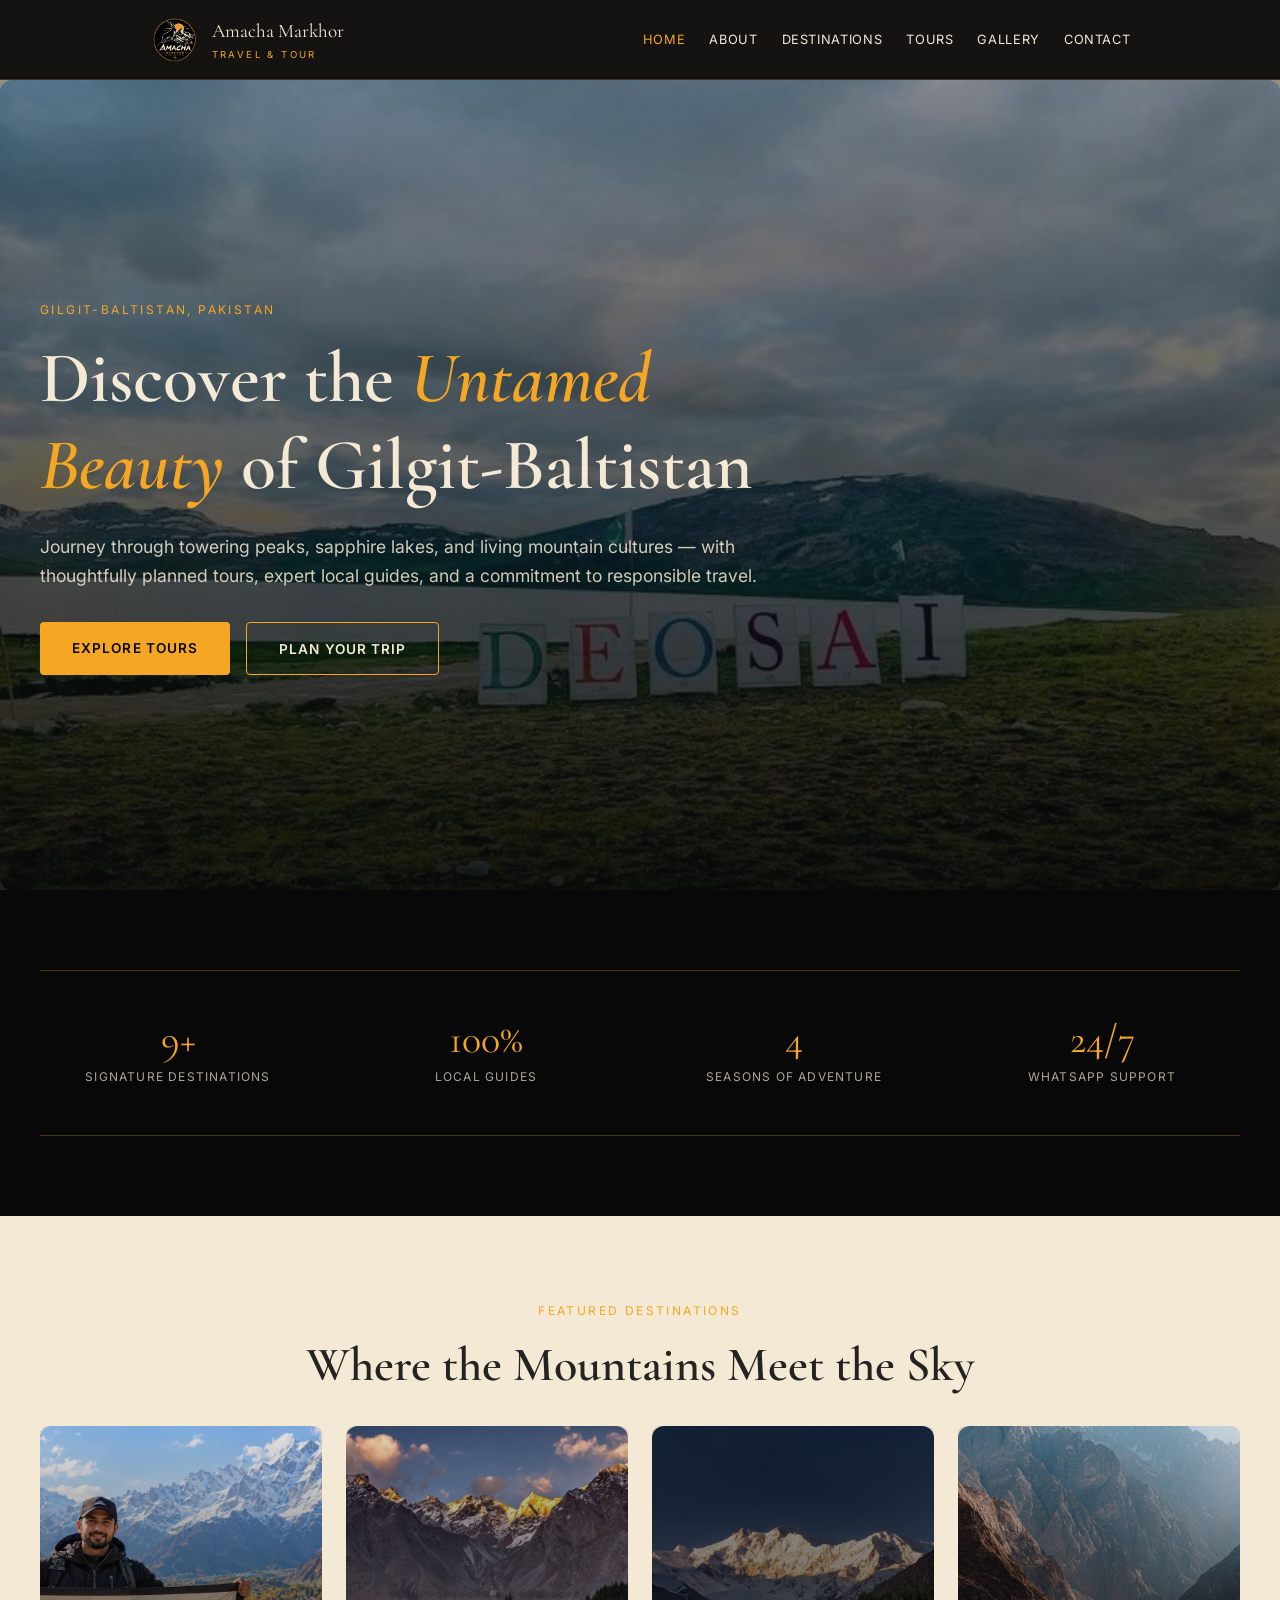
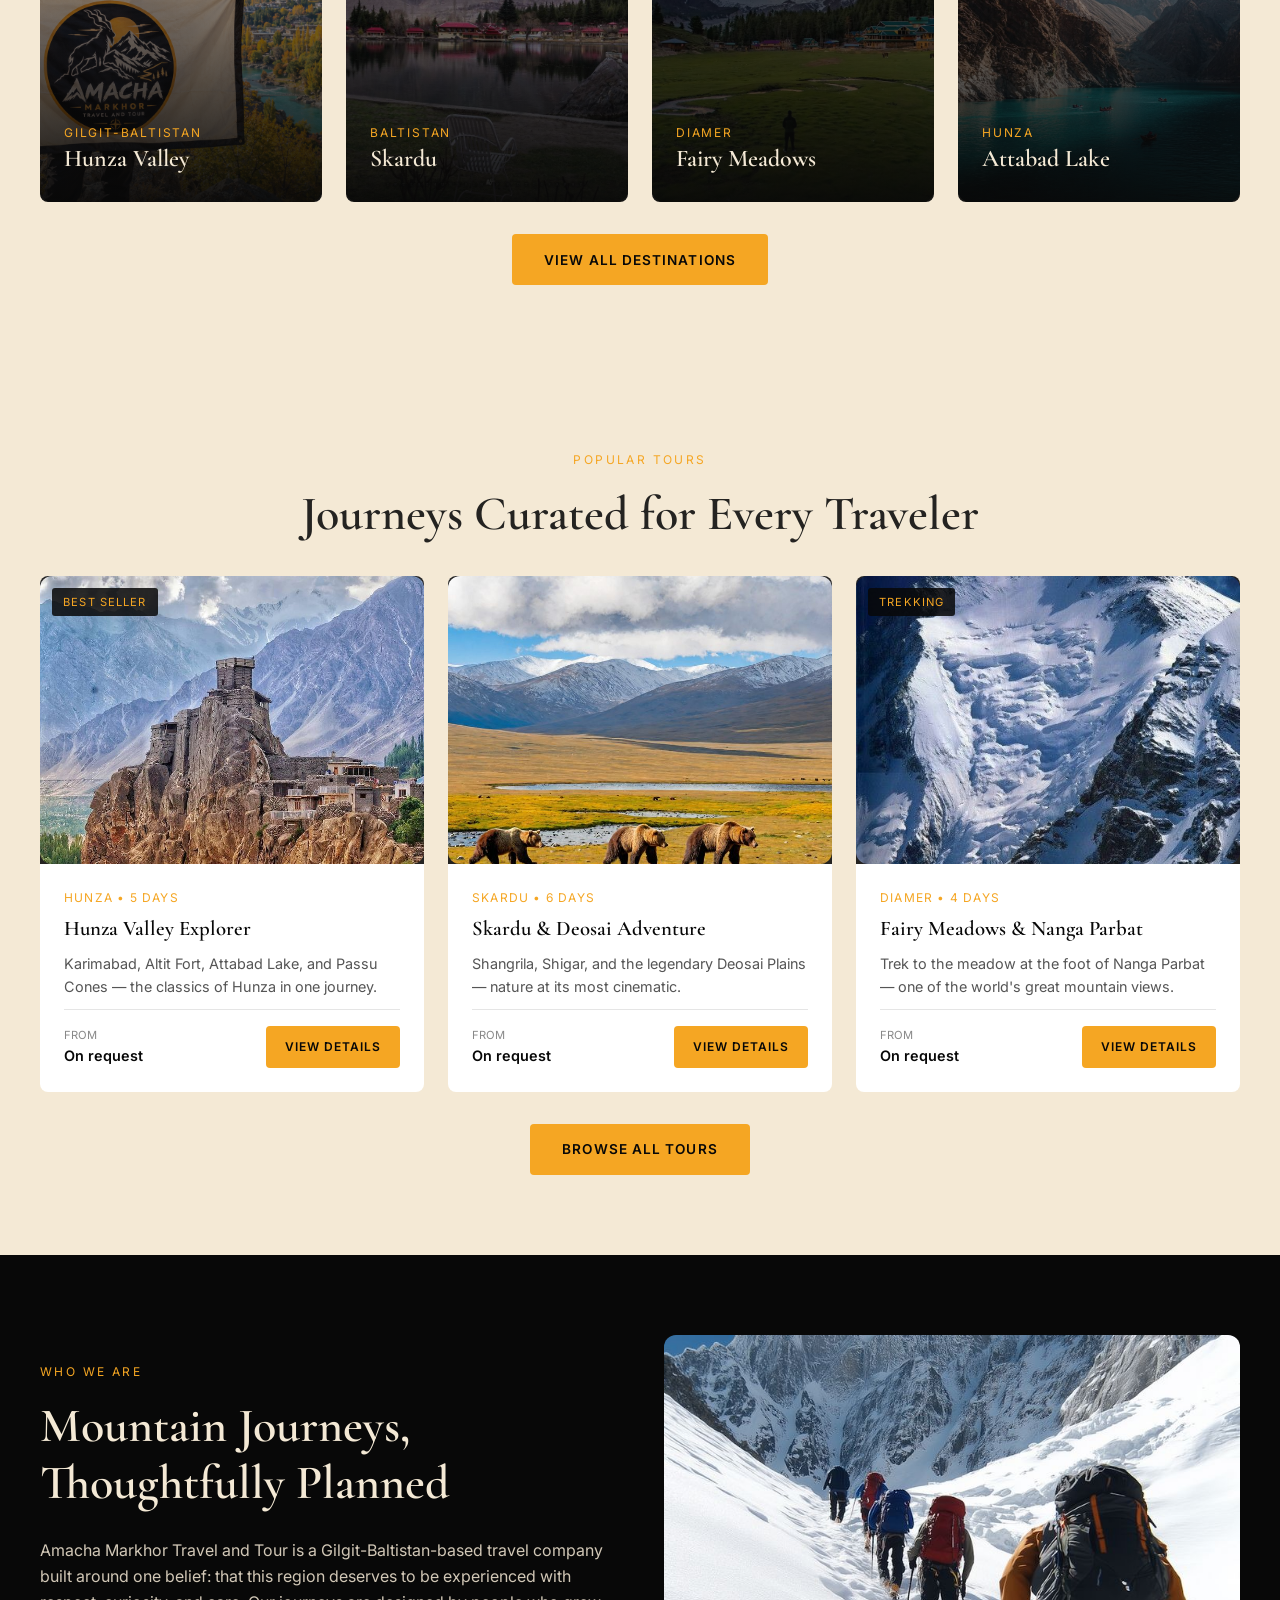
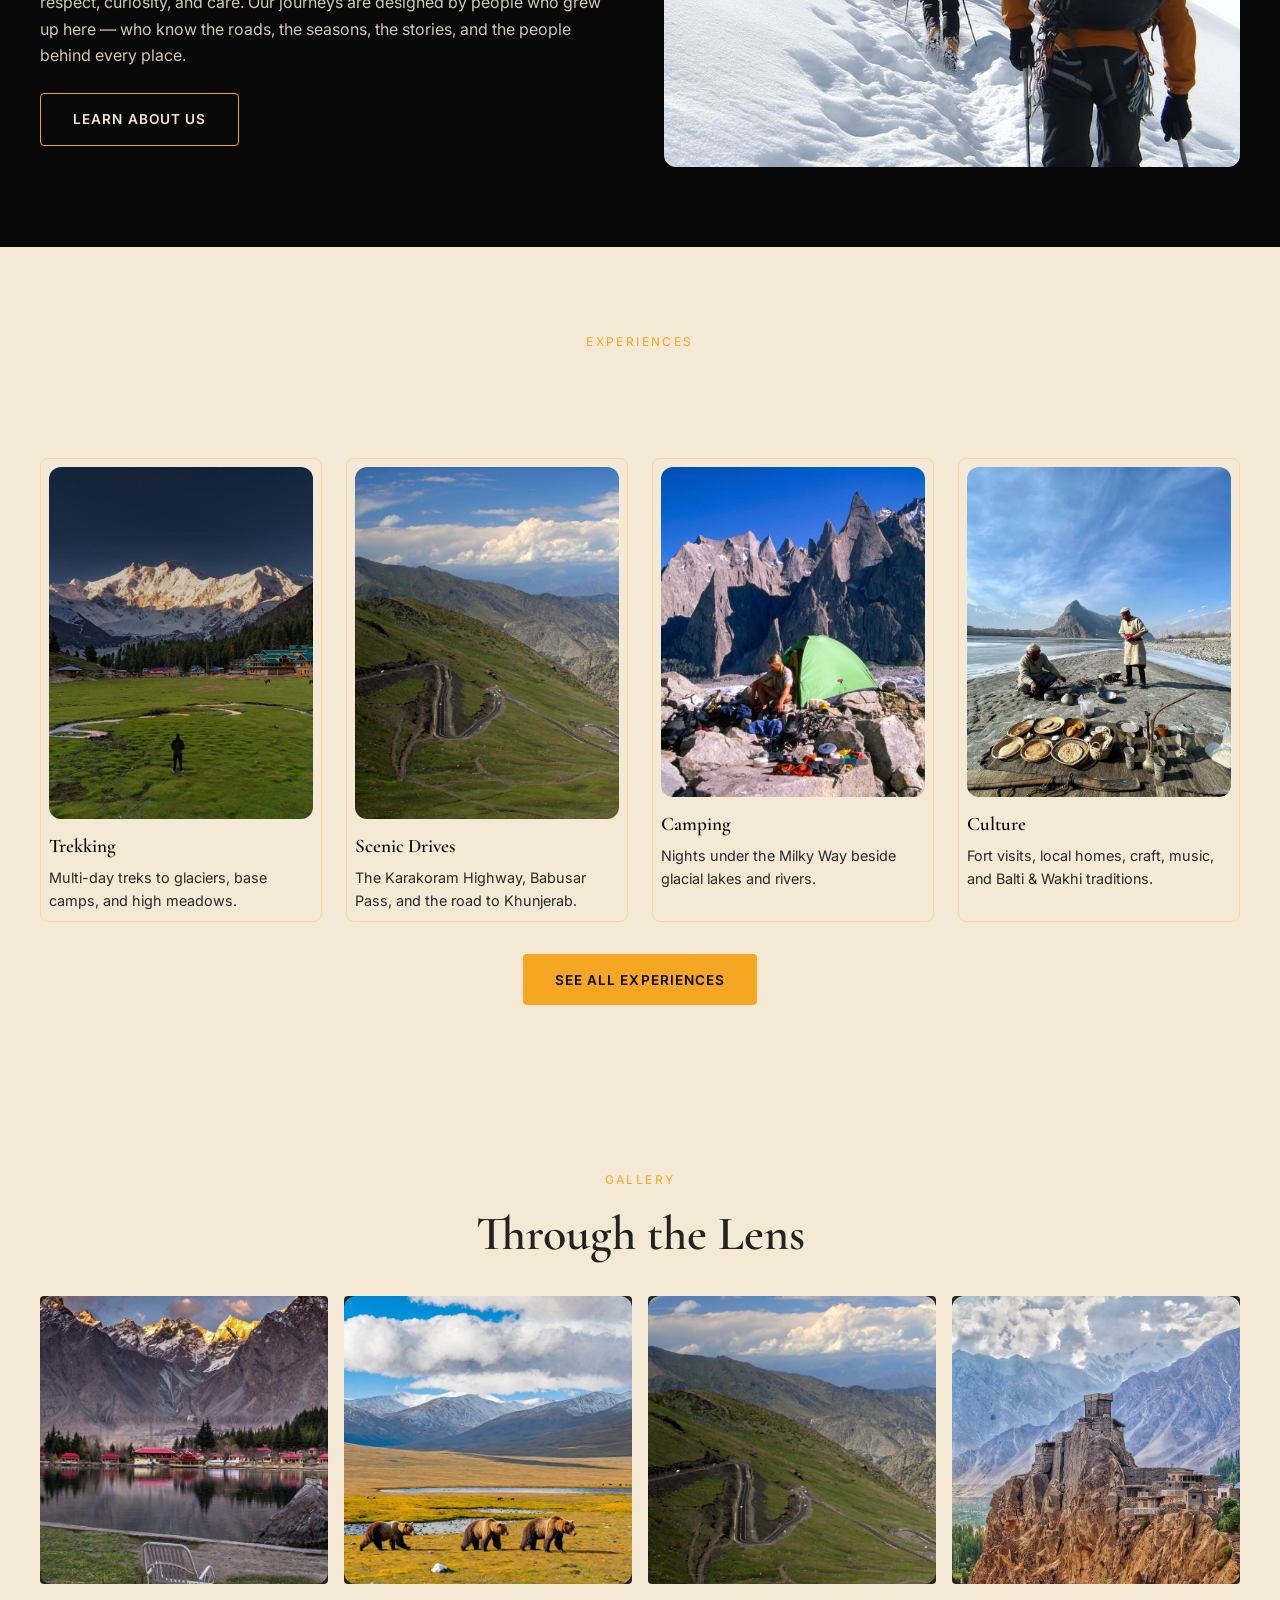
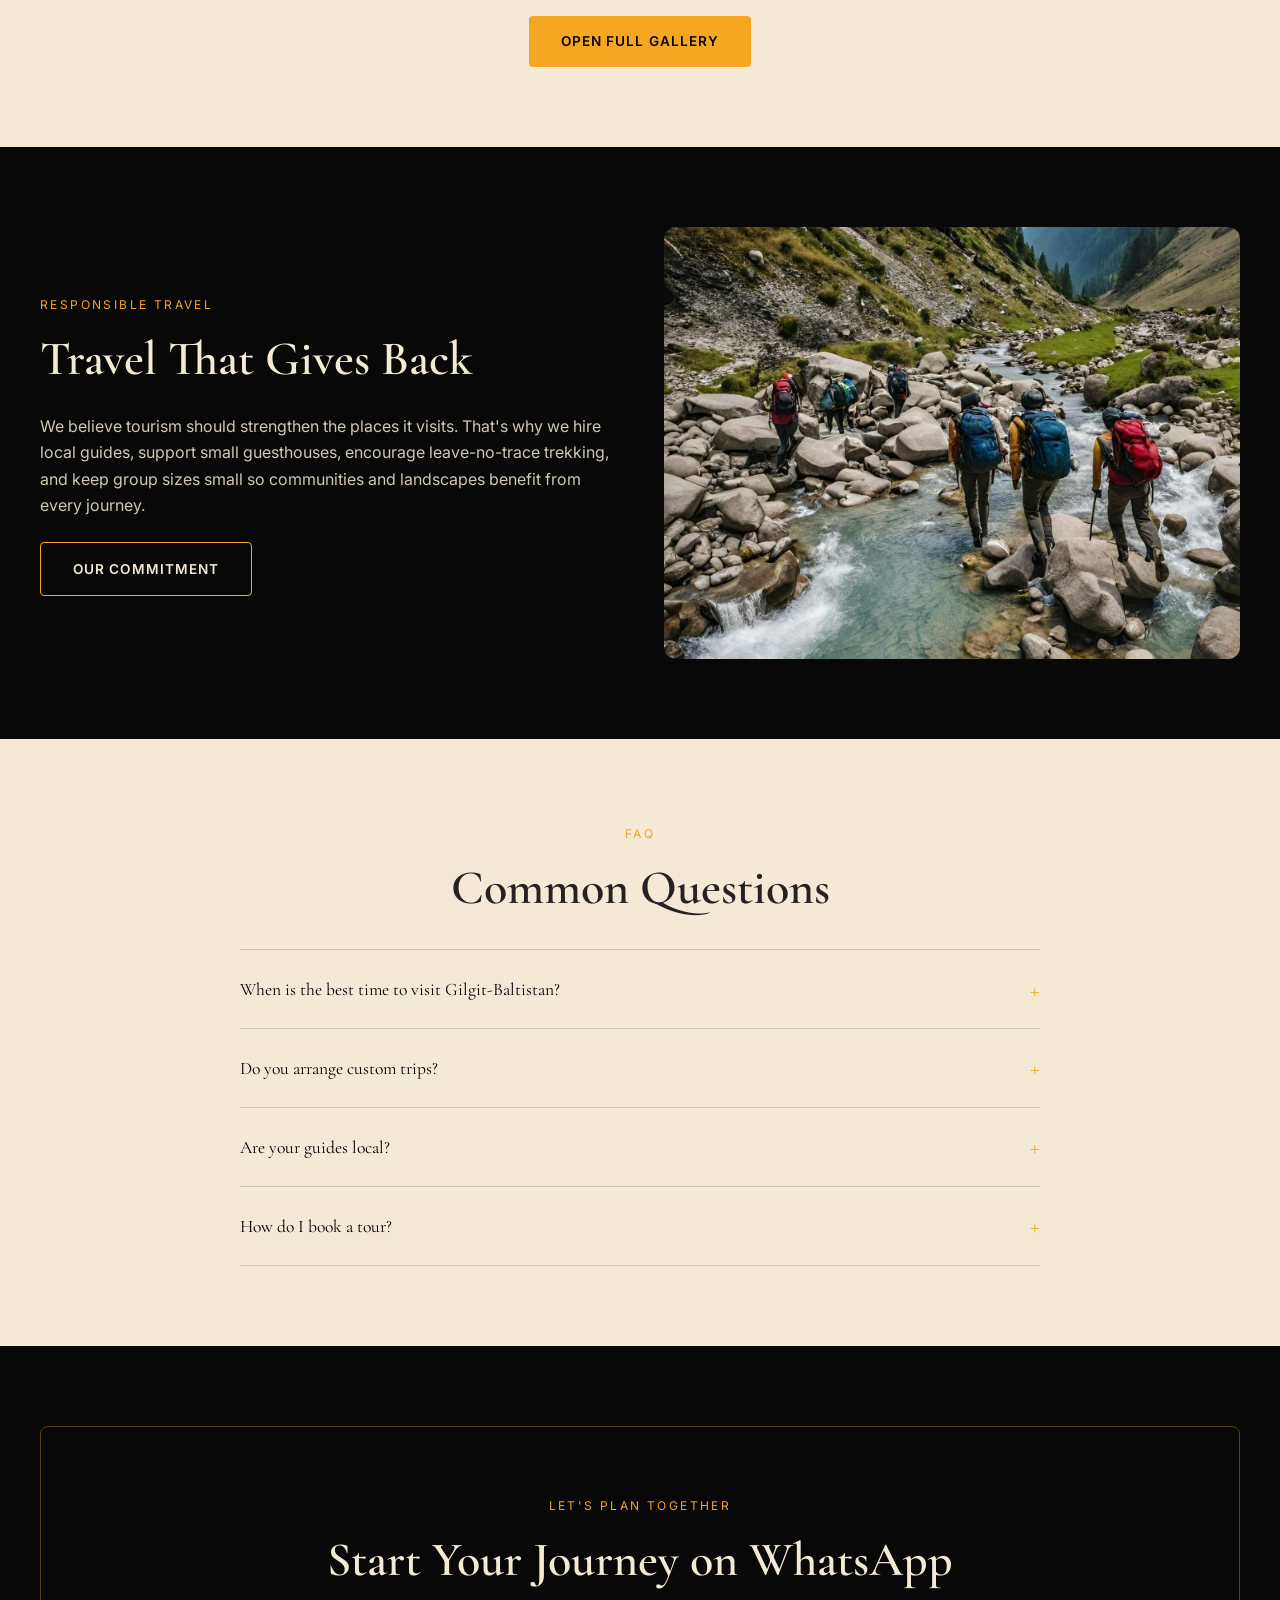
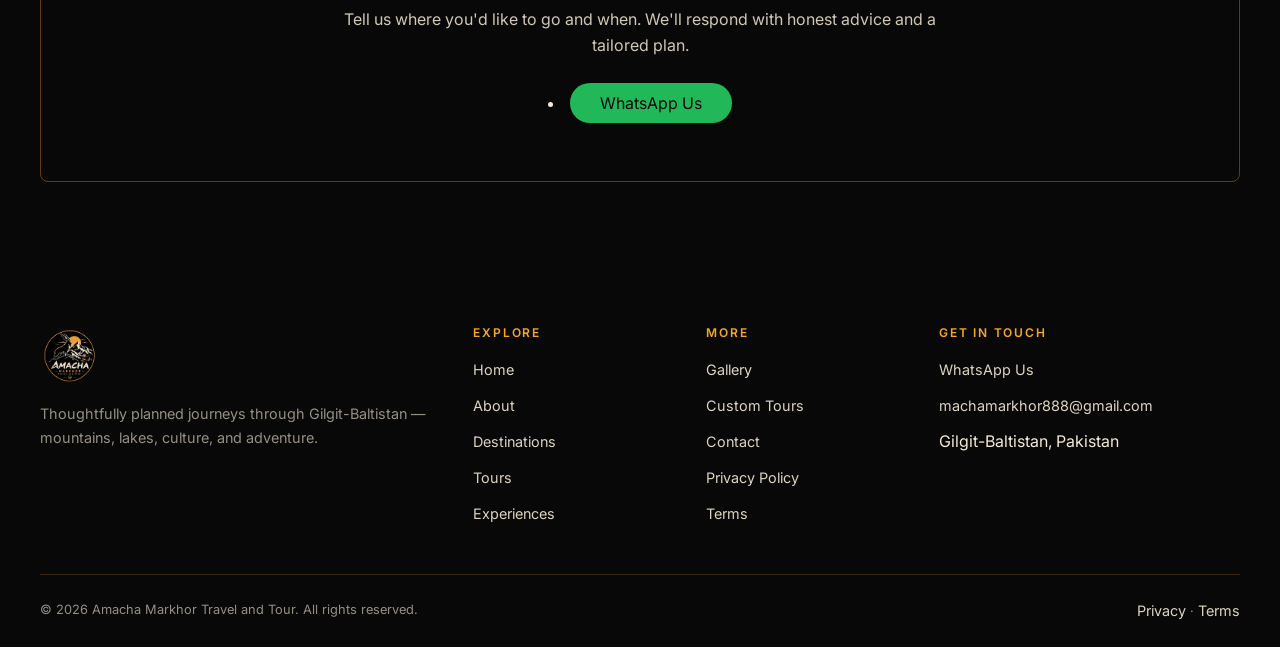
<file: index.html>
<!DOCTYPE html>
<html lang="en">

<head>
  <meta charset="UTF-8">
  <meta name="viewport" content="width=device-width, initial-scale=1.0">

  <!-- ⬇️ Yahan har page pe title + description change karein -->
  <title>Amacha Markhor</title>
  <meta name="description"
    content="Premium guided tours, treks, and cultural journeys through Gilgit-Baltistan with Amacha Markhor Travel and Tour.">
  <meta property="og:title" content="Amacha Markhor | Discover Gilgit-Baltistan">
  <meta property="og:description" content="Premium guided tours through Gilgit-Baltistan.">
  <meta property="og:image" content="assets/images/hero/hero-main.jpg">
  <meta property="og:type" content="website">
  <link rel="canonical" href="https://amachamarkhor.com/">

  <!-- Fonts -->
  <link rel="preconnect" href="https://fonts.googleapis.com">
  <link rel="preconnect" href="https://fonts.gstatic.com" crossorigin>
  <link
    href="https://fonts.googleapis.com/css2?family=Cormorant+Garamond:wght@500;600;700&family=Inter:wght@400;500;600&display=swap"
    rel="stylesheet">

  <!-- CSS -->
  <link rel="stylesheet" href="amacha.css">
  <link rel="icon" type="image/png" href="logo.png">
  <!-- <link rel="stylesheet" href="assets/css/responsive.css"> -->
</head>

<body>

  <!-- ============ HEADER ============ -->
  <header class="header">
    <div class="container">
      <a href="index.html" class="logo">
        <img src="file_00000000e5388211a751147e4ed78f08 (1).png" alt="Amacha Markhor logo">
        <div class="logo-text">
          Amacha Markhor
          <small>Travel & Tour</small>
        </div>
       
      </a>

      <nav class="nav">
        <a href="index.html" class="active">Home</a>
        <a href="about.html">About</a>
        <a href="destinations.html">Destinations</a>
        <a href="tours.html">Tours</a>
        <!-- <a href="experiences.html">Experiences</a> -->
        <a href="gallery.html">Gallery</a>
        <!-- <a href="travel-guide.html">Travel Guide</a> -->
        <a href="contact.html">Contact</a>
      </nav>

      <button class="menu-btn" aria-label="Menu">☰</button>
    </div>
  </header>

  <!-- ============ HERO ============ -->
  <section class="hero">
    <div class="hero-bg">
      <img src="images/Deosai🇵🇰.jpg" alt="Mountain landscape in Gilgit-Baltistan">
    </div>
    <div class="container">
      <div class="hero-content">
        <span class="eyebrow">Gilgit-Baltistan, Pakistan</span>
        <h1>Discover the <em>Untamed Beauty</em> of Gilgit-Baltistan</h1>
        <p>Journey through towering peaks, sapphire lakes, and living mountain cultures — with thoughtfully planned
          tours, expert local guides, and a commitment to responsible travel.</p>
        <div class="hero-buttons">
          <a href="tours.html" class="btn btn--gold">Explore Tours</a>
          <a href="custom-tours.html" class="btn btn--outline">Plan Your Trip</a>
        </div>
      </div>
    </div>
  </section>

  <!-- ============ INTRO / STATS ============ -->
  <section class="section section--dark">
    <div class="container">
      <div class="stats">
        <div class="stat">
          <div class="stat-number">9+</div>
          <div class="stat-label">Signature Destinations</div>
        </div>
        <div class="stat">
          <div class="stat-number">100%</div>
          <div class="stat-label">Local Guides</div>
        </div>
        <div class="stat">
          <div class="stat-number">4</div>
          <div class="stat-label">Seasons of Adventure</div>
        </div>
        <div class="stat">
          <div class="stat-number">24/7</div>
          <div class="stat-label">WhatsApp Support</div>
        </div>
      </div>
    </div>
  </section>

  <!-- ============ FEATURED DESTINATIONS ============ -->
  <section class="section section--cream">
    <div class="container">
      <div class="text-center mb-3">
        <span class="eyebrow">Featured Destinations</span>
        <h2>Where the Mountains Meet the Sky</h2>
      </div>

      <div class="grid grid-4">
        <a href="destinations.html" class="tile">
          <img src="images/Markhor Travel in Hunza Valley.png" alt="Hunza Valley">
          <div class="tile-text">
            <span>Gilgit-Baltistan</span>
            <h3>Hunza Valley</h3>
          </div>
        </a>
        <a href="destinations.html" class="tile">
          <img src="images/Shagrilla skardu ❤️🌹.jpg" alt="Skardu">
          <div class="tile-text">
            <span>Baltistan</span>
            <h3>Skardu</h3>
          </div>
        </a>
        <a href="destinations.html" class="tile">
          <img src="images/Magical Fairy Meadows Pakistan _ Nanga Parbat Mountain View.jpg" alt="Fairy Meadows">
          <div class="tile-text">
            <span>Diamer</span>
            <h3>Fairy Meadows</h3>
          </div>
        </a>
        <a href="destinations.html" class="tile">
          <img src="images/Attabad lake hunza.jpg" alt="Attabad Lake">
          <div class="tile-text">
            <span>Hunza</span>
            <h3>Attabad Lake</h3>
          </div>
        </a>
      </div>

      <div class="text-center mt-3">
        <a href="destinations.html" class="btn btn--gold">View All Destinations</a>
      </div>
    </div>
  </section>

  <!-- ============ POPULAR TOURS ============ -->
  <section class="section section--cream">
    <div class="container">
      <div class="text-center mb-3">
        <span class="eyebrow">Popular Tours</span>
        <h2>Journeys Curated for Every Traveler</h2>
      </div>

      <div class="grid grid-3">

        <div class="card">
          <div class="card-img">
            <img src="images/Altit Fort, Hunza, Gilgit Baltistan.jpg" alt="Hunza Valley tour">
            <span class="card-badge">Best Seller</span>
          </div>
          <div class="card-body">
            <span class="card-meta">Hunza • 5 Days</span>
            <h3 class="card-title">Hunza Valley Explorer</h3>
            <p class="card-text">Karimabad, Altit Fort, Attabad Lake, and Passu Cones — the classics of Hunza in one
              journey.</p>
            <div class="card-footer">
              <div class="card-price"><small>From</small>On request</div>
              <a href="tour-details.html" class="btn btn--gold" style="padding:.7rem 1.2rem;font-size:.75rem;">View
                Details</a>
            </div>
          </div>
        </div>

        <div class="card">
          <div class="card-img">
            <img src="images/Deosai National Park.jpg" alt="Skardu tour">
          </div>
          <div class="card-body">
            <span class="card-meta">Skardu • 6 Days</span>
            <h3 class="card-title">Skardu & Deosai Adventure</h3>
            <p class="card-text">Shangrila, Shigar, and the legendary Deosai Plains — nature at its most cinematic.</p>
            <div class="card-footer">
              <div class="card-price"><small>From</small>On request</div>
              <a href="tour-details.html" class="btn btn--gold" style="padding:.7rem 1.2rem;font-size:.75rem;">View
                Details</a>
            </div>
          </div>
        </div>

        <div class="card">
          <div class="card-img">
            <img src="images/Nanga parbat.jpg" alt="Fairy Meadows trek">
            <span class="card-badge">Trekking</span>
          </div>
          <div class="card-body">
            <span class="card-meta">Diamer • 4 Days</span>
            <h3 class="card-title">Fairy Meadows &amp; Nanga Parbat</h3>
            <p class="card-text">Trek to the meadow at the foot of Nanga Parbat — one of the world's great mountain
              views.</p>
            <div class="card-footer">
              <div class="card-price"><small>From</small>On request</div>
              <a href="tour-details.html" class="btn btn--gold" style="padding:.7rem 1.2rem;font-size:.75rem;">View
                Details</a>
            </div>
          </div>
        </div>

      </div>

      <div class="text-center mt-3">
        <a href="tours.html" class="btn btn--gold">Browse All Tours</a>
      </div>
    </div>
  </section>

  <!-- ============ ABOUT INTRO ============ -->
  <section class="section section--dark">
    <div class="container">
      <div class="grid grid-2" style="align-items:center;gap:3rem;">
        <div>
          <span class="eyebrow">Who We Are</span>
          <h2 style="color:var(--cream);">Mountain Journeys, Thoughtfully Planned</h2>
          <p style="color:rgba(244,233,213,.85);margin:1.5rem 0;">
            Amacha Markhor Travel and Tour is a Gilgit-Baltistan-based travel company built around one belief: that this
            region deserves to be experienced with respect, curiosity, and care. Our journeys are designed by people who
            grew up here — who know the roads, the seasons, the stories, and the people behind every place.
          </p>
          <a href="about.html" class="btn btn--outline">Learn About Us</a>
        </div>
        <div style="aspect-ratio:4/3;border-radius:8px;overflow:hidden;">
          <img src="images/20 essential tips for winter mountaineering_ gear, safety, and techniques.jpg"
            alt="Amacha Markhor team in the mountains" style="width:100%;height:100%;object-fit:cover;">
        </div>
      </div>
    </div>
  </section>

  <!-- ============ EXPERIENCES ============ -->
  <section class="section section--charcoal">
    <div class="container">
      <div class="text-center mb-3">
        <span class="eyebrow">Experiences</span>
        <h2 style="color:var(--cream);">More Than a Tour</h2>
      </div>

      <div class="grid grid-4">
        <div class="exp-card">
          <div class="exp-icon"><img src="images/Magical Fairy Meadows Pakistan _ Nanga Parbat Mountain View.jpg"
              alt=""></div>
          <h3>Trekking</h3>
          <p>Multi-day treks to glaciers, base camps, and high meadows.</p>
        </div>
        <div class="exp-card">
          <div class="exp-icon"><img src="images/Babusar Top, One of the highest roads in the World.jpg" alt=""></div>
          <h3>Scenic Drives</h3>
          <p>The Karakoram Highway, Babusar Pass, and the road to Khunjerab.</p>
        </div>
        <div class="exp-card">
          <div class="exp-icon"><img src="images/camping.jpg" alt=""></div>
          <h3>Camping</h3>
          <p>Nights under the Milky Way beside glacial lakes and rivers.</p>
        </div>
        <div class="exp-card">
          <div class="exp-icon"><img src="images/Beautiful Pakistan🇵🇰 on Twitter.jpg" alt=""></div>
          <h3>Culture</h3>
          <p>Fort visits, local homes, craft, music, and Balti &amp; Wakhi traditions.</p>
        </div>
      </div>

      <div class="text-center mt-3">
        <a href="experiences.html" class="btn btn--gold">See All Experiences</a>
      </div>
    </div>
  </section>

  <!-- ============ GALLERY PREVIEW ============ -->
  <section class="section section--cream">
    <div class="container">
      <div class="text-center mb-3">
        <span class="eyebrow">Gallery</span>
        <h2>Through the Lens</h2>
      </div>

      <div class="gallery-grid">
        <div class="gallery-item"><img src="images/Shagrilla skardu ❤️🌹.jpg" alt="Mountain landscape" loading="lazy">
        </div>
        <div class="gallery-item"><img src="images/Deosai National Park.jpg" alt="Lake reflection" loading="lazy"></div>
        <div class="gallery-item"><img src="images/Babusar Top, One of the highest roads in the World.jpg"
            alt="Village life" loading="lazy"></div>
        <div class="gallery-item"><img src="images/Altit Fort, Hunza, Gilgit Baltistan.jpg" alt="Mountain road"
            loading="lazy"></div>
      </div>

      <div class="text-center mt-3">
        <a href="gallery.html" class="btn btn--gold">Open Full Gallery</a>
      </div>
    </div>
  </section>

  <!-- ============ RESPONSIBLE TOURISM ============ -->
  <section class="section section--dark">
    <div class="container">
      <div class="grid grid-2" style="align-items:center;gap:3rem;">
        <div>
          <span class="eyebrow">Responsible Travel</span>
          <h2 style="color:var(--cream);">Travel That Gives Back</h2>
          <p style="color:rgba(244,233,213,.85);margin:1.5rem 0;">
            We believe tourism should strengthen the places it visits. That's why we hire local guides, support small
            guesthouses, encourage leave-no-trace trekking, and keep group sizes small so communities and landscapes
            benefit from every journey.
          </p>
          <a href="about.html" class="btn btn--outline">Our Commitment</a>
        </div>
        <div style="aspect-ratio:4/3;border-radius:8px;overflow:hidden;">
          <img src="images/Hiking with Friends_ Use These 4 Clever Hiking Hacks to Show Off.jpg"
            alt="Responsible tourism" style="width:100%;height:100%;object-fit:cover;" loading="lazy">
        </div>
      </div>
    </div>
  </section>

  <!-- ============ FAQ ============ -->
  <section class="section section--cream">
    <div class="container">
      <div class="text-center mb-3">
        <span class="eyebrow">FAQ</span>
        <h2>Common Questions</h2>
      </div>

      <div class="faq" style="max-width:800px;margin:0 auto;">
        <div class="faq-item">
          <button class="faq-q">When is the best time to visit Gilgit-Baltistan?</button>
          <div class="faq-a">
            <div class="faq-a-inner">Spring (April–June) and autumn (September–October) are ideal for most valleys, with
              clear skies and mild temperatures. Summer (July–August) is best for high-altitude treks; winter offers a
              quieter, snow-locked experience in lower valleys.</div>
          </div>
        </div>
        <div class="faq-item">
          <button class="faq-q">Do you arrange custom trips?</button>
          <div class="faq-a">
            <div class="faq-a-inner">Yes. Visit our Custom Tours page or message us on WhatsApp and we'll build an
              itinerary around your dates, interests, and budget.</div>
          </div>
        </div>
        <div class="faq-item">
          <button class="faq-q">Are your guides local?</button>
          <div class="faq-a">
            <div class="faq-a-inner">All our guides and drivers are from Gilgit-Baltistan, with years of experience in
              the region's mountains and cultures.</div>
          </div>
        </div>
        <div class="faq-item">
          <button class="faq-q">How do I book a tour?</button>
          <div class="faq-a">
            <div class="faq-a-inner">Message us on WhatsApp or use the contact form. We'll confirm availability, share
              an itinerary, and take you through the booking process.</div>
          </div>
        </div>
      </div>
    </div>
  </section>

  <!-- ============ WHATSAPP CTA ============ -->
  <section class="section section--dark">
    <div class="container">
      <div style="border:1px solid rgba(245,166,35,.35);border-radius:8px;padding:4rem 2rem;text-align:center;">
        <span class="eyebrow">Let's Plan Together</span>
        <h2 style="color:var(--cream);margin-bottom:1rem;">Start Your Journey on WhatsApp</h2>
        <p style="color:rgba(244,233,213,.85);max-width:600px;margin:0 auto 2rem;">
          Tell us where you'd like to go and when. We'll respond with honest advice and a tailored plan.
        </p>
            <li class="homeWhatappschat"><a href="https://wa.me/923169419929?text=Assalam-o-Alaikum%21">WhatsApp Us</a></li>

        <!-- <a href="https://wa.me/923169419929?text=Assalam-o-Alaikum%21">
          Chat on WhatsApp
        </a> -->
      </div>
    </div>
  </section>

  <!-- ============ FOOTER ============ -->
  <footer class="footer">
    <div class="container">
      <div class="footer-grid">
        <div class="footer-logo">
          <img src="file_00000000e5388211a751147e4ed78f08 (1).png" alt="Amacha Markhor logo">
          <p>Thoughtfully planned journeys through Gilgit-Baltistan — mountains, lakes, culture, and adventure.</p>
        </div>
        <div>
          <h4>Explore</h4>
          <ul>
            <li><a href="index.html">Home</a></li>
            <li><a href="about.html">About</a></li>
            <li><a href="destinations.html">Destinations</a></li>
            <li><a href="tours.html">Tours</a></li>
            <li><a href="experiences.html">Experiences</a></li>
          </ul>
        </div>
        <div>
          <h4>More</h4>
          <ul>
            <li><a href="gallery.html">Gallery</a></li>
            <!-- <li><a href="travel-guide.html">Travel Guide</a></li> -->
            <li><a href="custom-tours.html">Custom Tours</a></li>
            <li><a href="contact.html">Contact</a></li>
            <li><a href="privacy-policy.html">Privacy Policy</a></li>
            <li><a href="terms.html">Terms</a></li>
          </ul>
        </div>
        <div>
          <h4>Get in Touch</h4>
          <ul>
            <li><a href="https://wa.me/923169419929?text=Assalam-o-Alaikum%21">WhatsApp Us</a></li>
            <!-- <li><a href="mailto:machamarkhor888@gmail.com">machamarkhor888@gmail.com</a></li> -->
            <li>
              <a href="mailto:machamarkhor888@gmail.com?subject=Amacha%20Markhor%20Tour%20Inquiry">
                machamarkhor888@gmail.com
              </a>
            </li>
            <li>Gilgit-Baltistan, Pakistan</li>
          </ul>
        </div>
      </div>
      <div class="footer-bottom">
        <div>© <span id="year"></span> Amacha Markhor Travel and Tour. All rights reserved.</div>
        <div><a href="privacy-policy.html">Privacy</a> · <a href="terms.html">Terms</a></div>
      </div>
    </div>
  </footer>

  <button class="back-top" aria-label="Back to top">↑</button>

  <!-- JS -->
  <script src="amacha.js"></script>
  <!-- <script src="assets/js/main.js"></script> -->
  <script>
    document.getElementById("year").textContent = new Date().getFullYear();
  </script>
</body>

</html>
</file>
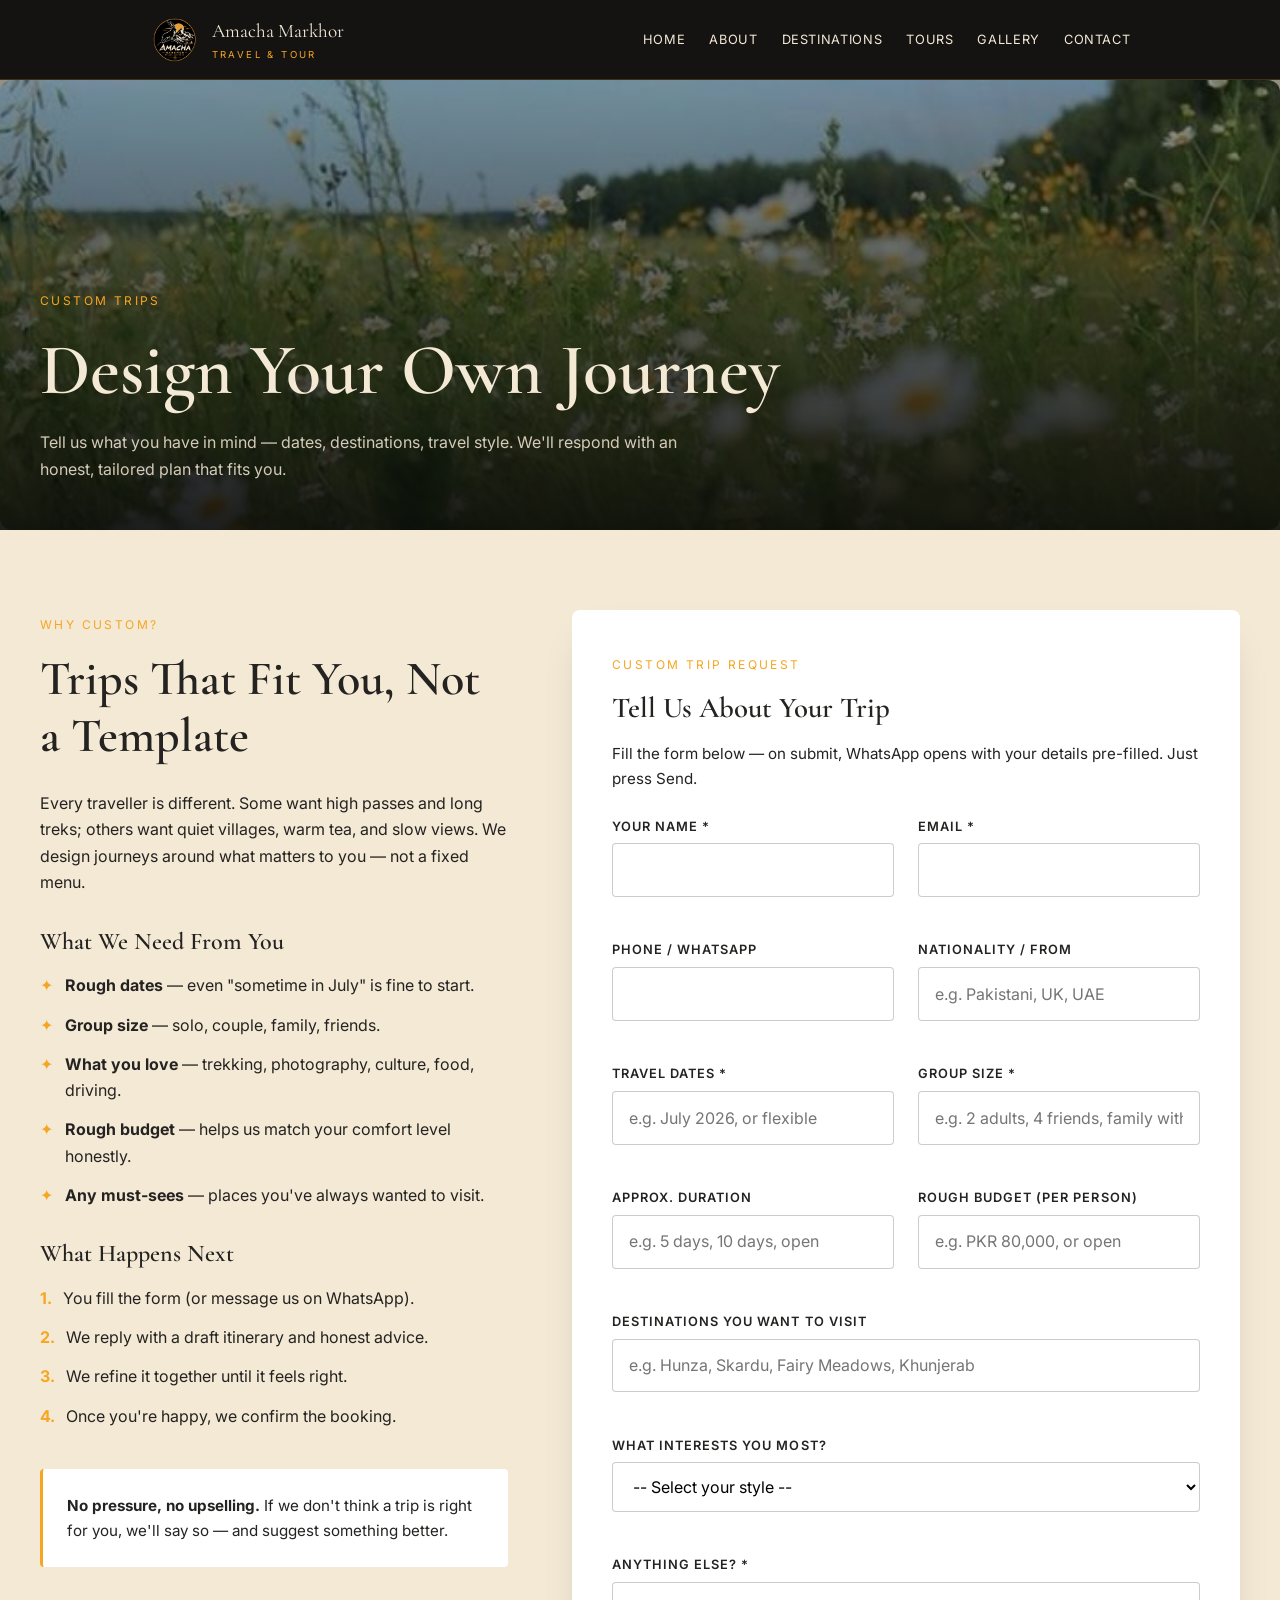
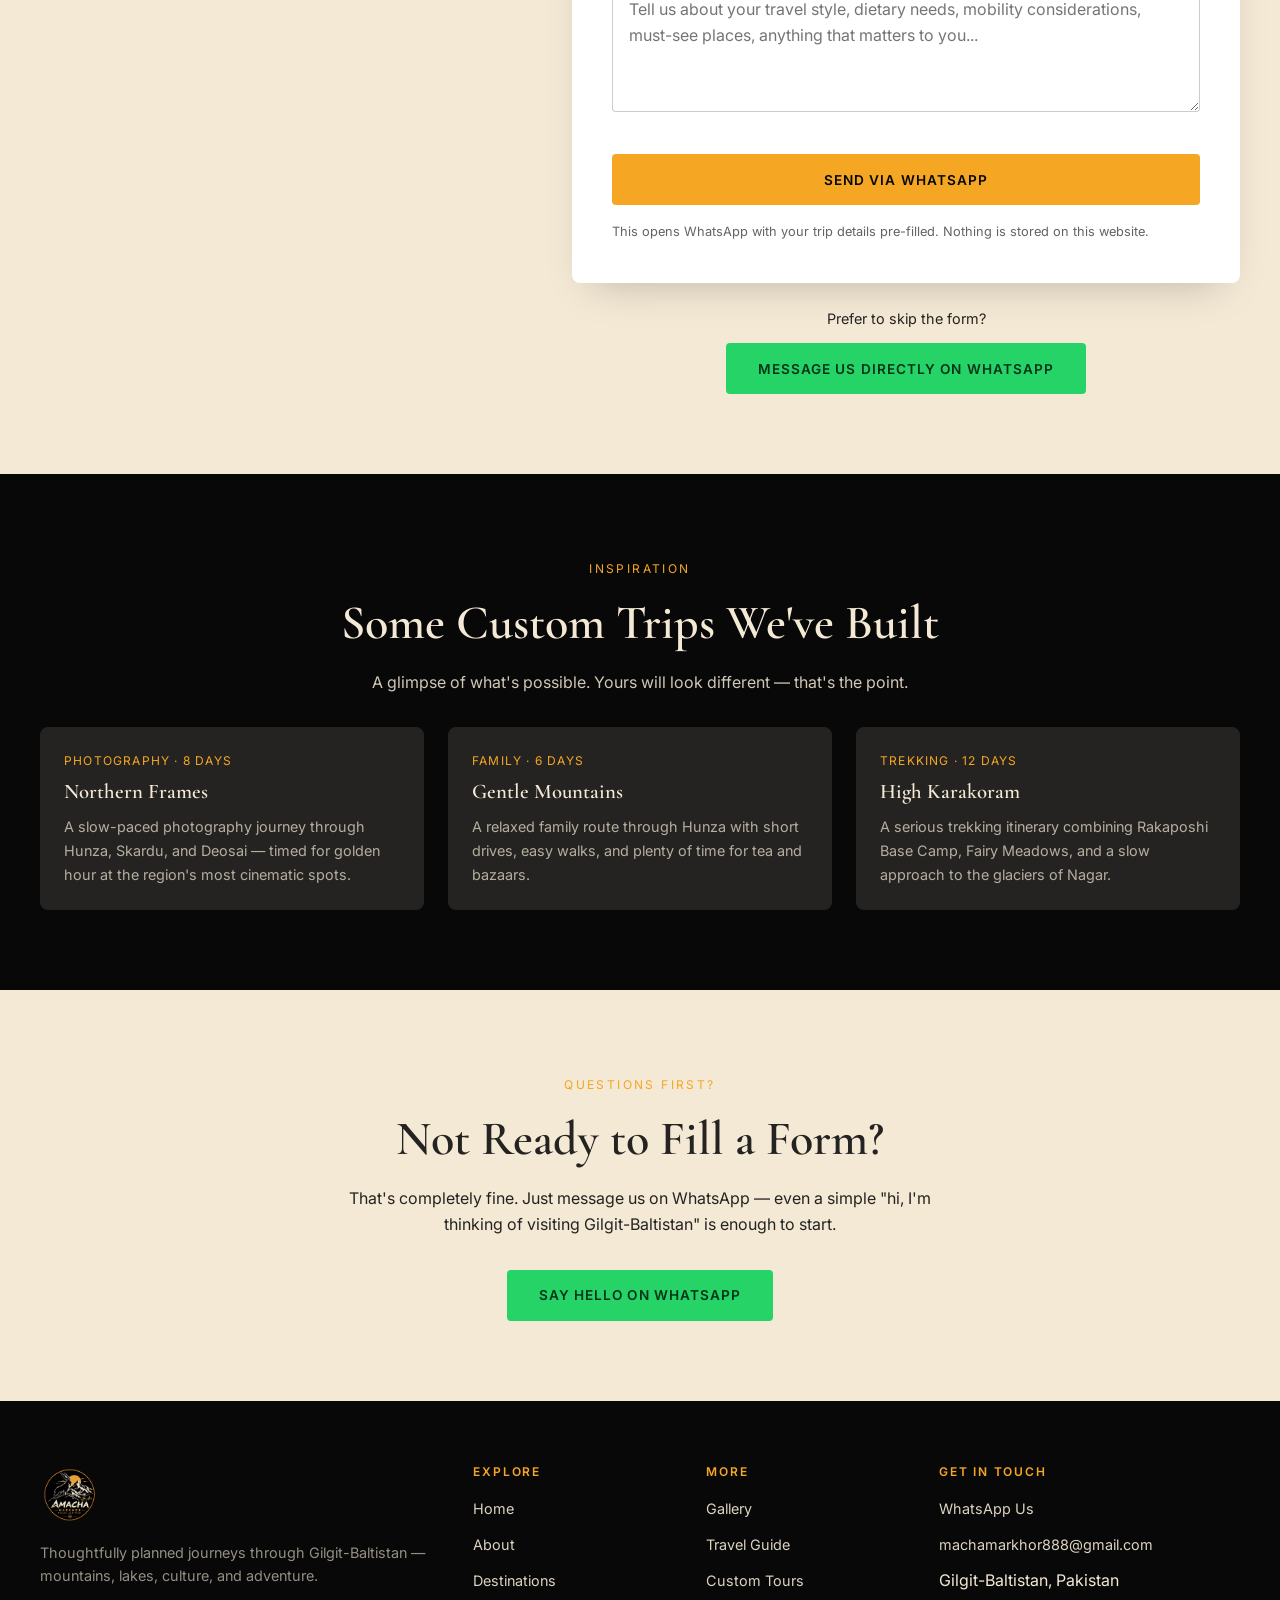
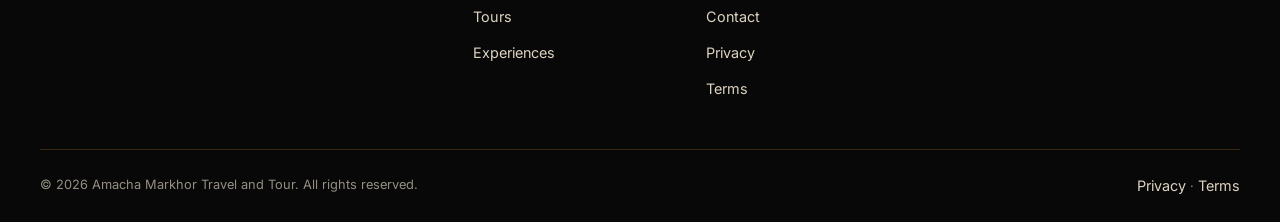
<file: custom-tours.html>
<!DOCTYPE html>
<html lang="en">
<head>
  <meta charset="UTF-8">
  <meta name="viewport" content="width=device-width, initial-scale=1.0">

  <title>Custom Tours — Build Your Own Trip | Amacha Markhor</title>
  <meta name="description" content="Design a fully customized Gilgit-Baltistan trip around your dates, group size, budget, and interests. Personal itineraries from local experts.">
  <meta property="og:title" content="Custom Tours — Build Your Own Trip | Amacha Markhor">
  <meta property="og:description" content="Personalized trips across Gilgit-Baltistan.">
  <meta property="og:image" content="assets/images/hero/custom-hero.jpg">
  <meta property="og:type" content="website">
  <link rel="canonical" href="https://amachamarkhor.com/custom-tours.html">

  <link rel="preconnect" href="https://fonts.googleapis.com">
  <link rel="preconnect" href="https://fonts.gstatic.com" crossorigin>
  <link href="https://fonts.googleapis.com/css2?family=Cormorant+Garamond:wght@500;600;700&family=Inter:wght@400;500;600&display=swap" rel="stylesheet">

  <link rel="stylesheet" href="amacha.css">
  <link rel="icon" type="image/png" href="logo.png">

</head>
<body>

  <!-- ============ HEADER ============ -->
  <header class="header">
    <div class="container">
      <a href="index.html" class="logo">
        <img src="file_00000000e5388211a751147e4ed78f08 (1).png" alt="Amacha Markhor logo">
        <div class="logo-text">
          Amacha Markhor
          <small>Travel &amp; Tour</small>
        </div>
      </a>

      <nav class="nav">
        <a href="index.html">Home</a>
        <a href="about.html">About</a>
        <a href="destinations.html">Destinations</a>
        <a href="tours.html">Tours</a>
        <!-- <a href="experiences.html">Experiences</a> -->
        <a href="gallery.html">Gallery</a>
        <!-- <a href="travel-guide.html">Travel Guide</a> -->
        <a href="contact.html">Contact</a>
      </nav>

      <button class="menu-btn" aria-label="Menu">☰</button>
    </div>
  </header>

  <!-- ============ PAGE HERO ============ -->
  <section class="page-hero">
    <div class="page-hero-bg">
      <img src="images/nature bannar.jpg" alt="Custom trip planning in Gilgit-Baltistan">
    </div>
    <div class="container">
      <span class="eyebrow">Custom Trips</span>
      <h1 style="color:var(--cream);">Design Your Own Journey</h1>
      <p style="color:rgba(244,233,213,.85);max-width:640px;margin-top:1rem;">
        Tell us what you have in mind — dates, destinations, travel style. We'll respond with an honest, tailored plan that fits you.
      </p>
    </div>
  </section>

  <!-- ============ INFO + FORM ============ -->
  <section class="section section--cream">
    <div class="container">
      <div class="grid grid-2" style="gap:4rem;align-items:flex-start;">

        <!-- ============ LEFT: INFO ============ -->
        <div>
          <span class="eyebrow">Why Custom?</span>
          <h2>Trips That Fit You, Not a Template</h2>

          <p style="margin:1.5rem 0;">
            Every traveller is different. Some want high passes and long treks; others want quiet villages, warm tea, and slow views. We design journeys around what matters to you — not a fixed menu.
          </p>

          <h3 style="margin-top:2rem;">What We Need From You</h3>
          <ul style="list-style:none;display:flex;flex-direction:column;gap:.8rem;margin-top:1rem;">
            <li style="display:flex;gap:.7rem;">
              <span style="color:var(--gold);font-weight:700;">✦</span>
              <span><strong>Rough dates</strong> — even "sometime in July" is fine to start.</span>
            </li>
            <li style="display:flex;gap:.7rem;">
              <span style="color:var(--gold);font-weight:700;">✦</span>
              <span><strong>Group size</strong> — solo, couple, family, friends.</span>
            </li>
            <li style="display:flex;gap:.7rem;">
              <span style="color:var(--gold);font-weight:700;">✦</span>
              <span><strong>What you love</strong> — trekking, photography, culture, food, driving.</span>
            </li>
            <li style="display:flex;gap:.7rem;">
              <span style="color:var(--gold);font-weight:700;">✦</span>
              <span><strong>Rough budget</strong> — helps us match your comfort level honestly.</span>
            </li>
            <li style="display:flex;gap:.7rem;">
              <span style="color:var(--gold);font-weight:700;">✦</span>
              <span><strong>Any must-sees</strong> — places you've always wanted to visit.</span>
            </li>
          </ul>

          <h3 style="margin-top:2rem;">What Happens Next</h3>
          <ol style="list-style:none;display:flex;flex-direction:column;gap:.8rem;margin-top:1rem;counter-reset:step;">
            <li style="display:flex;gap:.7rem;">
              <span style="color:var(--gold);font-weight:700;">1.</span>
              <span>You fill the form (or message us on WhatsApp).</span>
            </li>
            <li style="display:flex;gap:.7rem;">
              <span style="color:var(--gold);font-weight:700;">2.</span>
              <span>We reply with a draft itinerary and honest advice.</span>
            </li>
            <li style="display:flex;gap:.7rem;">
              <span style="color:var(--gold);font-weight:700;">3.</span>
              <span>We refine it together until it feels right.</span>
            </li>
            <li style="display:flex;gap:.7rem;">
              <span style="color:var(--gold);font-weight:700;">4.</span>
              <span>Once you're happy, we confirm the booking.</span>
            </li>
          </ol>

          <div style="margin-top:2.5rem;padding:1.5rem;background:var(--white);border-left:3px solid var(--gold);border-radius:4px;">
            <p style="font-size:.95rem;margin:0;">
              <strong>No pressure, no upselling.</strong> If we don't think a trip is right for you, we'll say so — and suggest something better.
            </p>
          </div>
        </div>

        <!-- ============ RIGHT: FORM ============ -->
        <div>
          <div style="background:var(--white);padding:2.5rem;border-radius:8px;box-shadow:0 18px 40px -20px rgba(0,0,0,.25);">

            <span class="eyebrow">Custom Trip Request</span>
            <h2 style="font-size:1.8rem;">Tell Us About Your Trip</h2>
            <p style="margin:1rem 0 1.5rem;font-size:.95rem;">
              Fill the form below — on submit, WhatsApp opens with your details pre-filled. Just press Send.
            </p>

            <form data-wa-form>

              <div class="form-grid">

                <div class="form-group">
                  <label for="name">Your Name *</label>
                  <input type="text" id="name" name="Name" required>
                  <span class="form-error"></span>
                </div>

                <div class="form-group">
                  <label for="email">Email *</label>
                  <input type="email" id="email" name="Email" required>
                  <span class="form-error"></span>
                </div>

                <div class="form-group">
                  <label for="phone">Phone / WhatsApp</label>
                  <input type="tel" id="phone" name="Phone">
                  <span class="form-error"></span>
                </div>

                <div class="form-group">
                  <label for="nationality">Nationality / From</label>
                  <input type="text" id="nationality" name="Nationality" placeholder="e.g. Pakistani, UK, UAE">
                  <span class="form-error"></span>
                </div>

                <div class="form-group">
                  <label for="dates">Travel Dates *</label>
                  <input type="text" id="dates" name="Travel Dates" placeholder="e.g. July 2026, or flexible" required>
                  <span class="form-error"></span>
                </div>

                <div class="form-group">
                  <label for="group-size">Group Size *</label>
                  <input type="text" id="group-size" name="Group Size" placeholder="e.g. 2 adults, 4 friends, family with 2 children" required>
                  <span class="form-error"></span>
                </div>

                <div class="form-group">
                  <label for="duration">Approx. Duration</label>
                  <input type="text" id="duration" name="Duration" placeholder="e.g. 5 days, 10 days, open">
                  <span class="form-error"></span>
                </div>

                <div class="form-group">
                  <label for="budget">Rough Budget (per person)</label>
                  <input type="text" id="budget" name="Budget" placeholder="e.g. PKR 80,000, or open">
                  <span class="form-error"></span>
                </div>

                <div class="form-group full">
                  <label for="destinations">Destinations You Want to Visit</label>
                  <input type="text" id="destinations" name="Destinations" placeholder="e.g. Hunza, Skardu, Fairy Meadows, Khunjerab">
                  <span class="form-error"></span>
                </div>

                <div class="form-group full">
                  <label for="interests">What Interests You Most?</label>
                  <select id="interests" name="Interests">
                    <option value="">-- Select your style --</option>
                    <option>Trekking &amp; hiking</option>
                    <option>Culture &amp; heritage</option>
                    <option>Photography</option>
                    <option>Scenic drives</option>
                    <option>Camping</option>
                    <option>Family-friendly travel</option>
                    <option>Adventure &amp; 4×4</option>
                    <option>A bit of everything</option>
                  </select>
                  <span class="form-error"></span>
                </div>

                <div class="form-group full">
                  <label for="message">Anything Else? *</label>
                  <textarea id="message" name="Message" required
                            placeholder="Tell us about your travel style, dietary needs, mobility considerations, must-see places, anything that matters to you..."></textarea>
                  <span class="form-error"></span>
                </div>

                <div class="form-group full">
                  <button type="submit" class="btn btn--gold" style="width:100%;">
                    Send via WhatsApp
                  </button>
                  <p style="font-size:.8rem;opacity:.7;margin-top:.6rem;">
                    This opens WhatsApp with your trip details pre-filled. Nothing is stored on this website.
                  </p>
                </div>

              </div>

              <div class="form-success"></div>

            </form>

          </div>

          <!-- Quick WhatsApp alternative -->
          <div style="margin-top:1.5rem;text-align:center;">
            <p style="font-size:.9rem;margin-bottom:.8rem;">Prefer to skip the form?</p>
            <a href="#" class="btn btn--whatsapp btn--block"
               data-whatsapp="Assalam-o-Alaikum! Main custom trip plan karwana chahta hoon. Meri details: ">
               Message Us Directly on WhatsApp
            </a>
          </div>

        </div>

      </div>
    </div>
  </section>

  <!-- ============ SAMPLE CUSTOM TRIPS ============ -->
  <section class="section section--dark">
    <div class="container">
      <div class="text-center mb-3">
        <span class="eyebrow">Inspiration</span>
        <h2 style="color:var(--cream);">Some Custom Trips We've Built</h2>
        <p style="color:rgba(244,233,213,.85);max-width:600px;margin:1rem auto 0;">
          A glimpse of what's possible. Yours will look different — that's the point.
        </p>
      </div>

      <div class="grid grid-3">

        <div class="card card--dark" style="background:var(--charcoal);">
          <div class="card-body">
            <span class="card-meta">Photography · 8 Days</span>
            <h3 class="card-title" style="color:var(--cream);">Northern Frames</h3>
            <p class="card-text" style="color:rgba(244,233,213,.7);">
              A slow-paced photography journey through Hunza, Skardu, and Deosai — timed for golden hour at the region's most cinematic spots.
            </p>
          </div>
        </div>

        <div class="card card--dark" style="background:var(--charcoal);">
          <div class="card-body">
            <span class="card-meta">Family · 6 Days</span>
            <h3 class="card-title" style="color:var(--cream);">Gentle Mountains</h3>
            <p class="card-text" style="color:rgba(244,233,213,.7);">
              A relaxed family route through Hunza with short drives, easy walks, and plenty of time for tea and bazaars.
            </p>
          </div>
        </div>

        <div class="card card--dark" style="background:var(--charcoal);">
          <div class="card-body">
            <span class="card-meta">Trekking · 12 Days</span>
            <h3 class="card-title" style="color:var(--cream);">High Karakoram</h3>
            <p class="card-text" style="color:rgba(244,233,213,.7);">
              A serious trekking itinerary combining Rakaposhi Base Camp, Fairy Meadows, and a slow approach to the glaciers of Nagar.
            </p>
          </div>
        </div>

      </div>
    </div>
  </section>

  <!-- ============ FINAL CTA ============ -->
  <section class="section section--cream">
    <div class="container text-center">
      <span class="eyebrow">Questions First?</span>
      <h2>Not Ready to Fill a Form?</h2>
      <p style="max-width:600px;margin:1rem auto 2rem;">
        That's completely fine. Just message us on WhatsApp — even a simple "hi, I'm thinking of visiting Gilgit-Baltistan" is enough to start.
      </p>
      <a href="#" class="btn btn--whatsapp"
         data-whatsapp="Assalam-o-Alaikum! Main Gilgit-Baltistan visit karne ka soch raha hoon — kuch advice chahiye.">
        Say Hello on WhatsApp
      </a>
    </div>
  </section>

  <!-- ============ FOOTER ============ -->
  <footer class="footer">
    <div class="container">
      <div class="footer-grid">
        <div class="footer-logo">
          <img src="file_00000000e5388211a751147e4ed78f08 (1).png" alt="Amacha Markhor logo">
          <p>Thoughtfully planned journeys through Gilgit-Baltistan — mountains, lakes, culture, and adventure.</p>
        </div>
        <div>
          <h4>Explore</h4>
          <ul>
            <li><a href="index.html">Home</a></li>
            <li><a href="about.html">About</a></li>
            <li><a href="destinations.html">Destinations</a></li>
            <li><a href="tours.html">Tours</a></li>
            <li><a href="experiences.html">Experiences</a></li>
          </ul>
        </div>
        <div>
          <h4>More</h4>
          <ul>
            <li><a href="gallery.html">Gallery</a></li>
            <li><a href="travel-guide.html">Travel Guide</a></li>
            <li><a href="custom-tours.html">Custom Tours</a></li>
            <li><a href="contact.html">Contact</a></li>
            <li><a href="privacy-policy.html">Privacy</a></li>
            <li><a href="terms.html">Terms</a></li>
          </ul>
        </div>
        <div>
          <h4>Get in Touch</h4>
          <ul>
            <li><a href="#" data-whatsapp="Assalam-o-Alaikum!">WhatsApp Us</a></li>
            <li><a href="mailto:machamarkhor888@gmail.com">machamarkhor888@gmail.com</a></li>
            <li>Gilgit-Baltistan, Pakistan</li>
          </ul>
        </div>
      </div>
      <div class="footer-bottom">
        <div>© <span id="year"></span> Amacha Markhor Travel and Tour. All rights reserved.</div>
        <div><a href="privacy-policy.html">Privacy</a> · <a href="terms.html">Terms</a></div>
      </div>
    </div>
  </footer>

  <button class="back-top" aria-label="Back to top">↑</button>

  <script src="amacha.js"></script>
  <script>document.getElementById("year").textContent = new Date().getFullYear();</script>
</body>
</html>
</file>
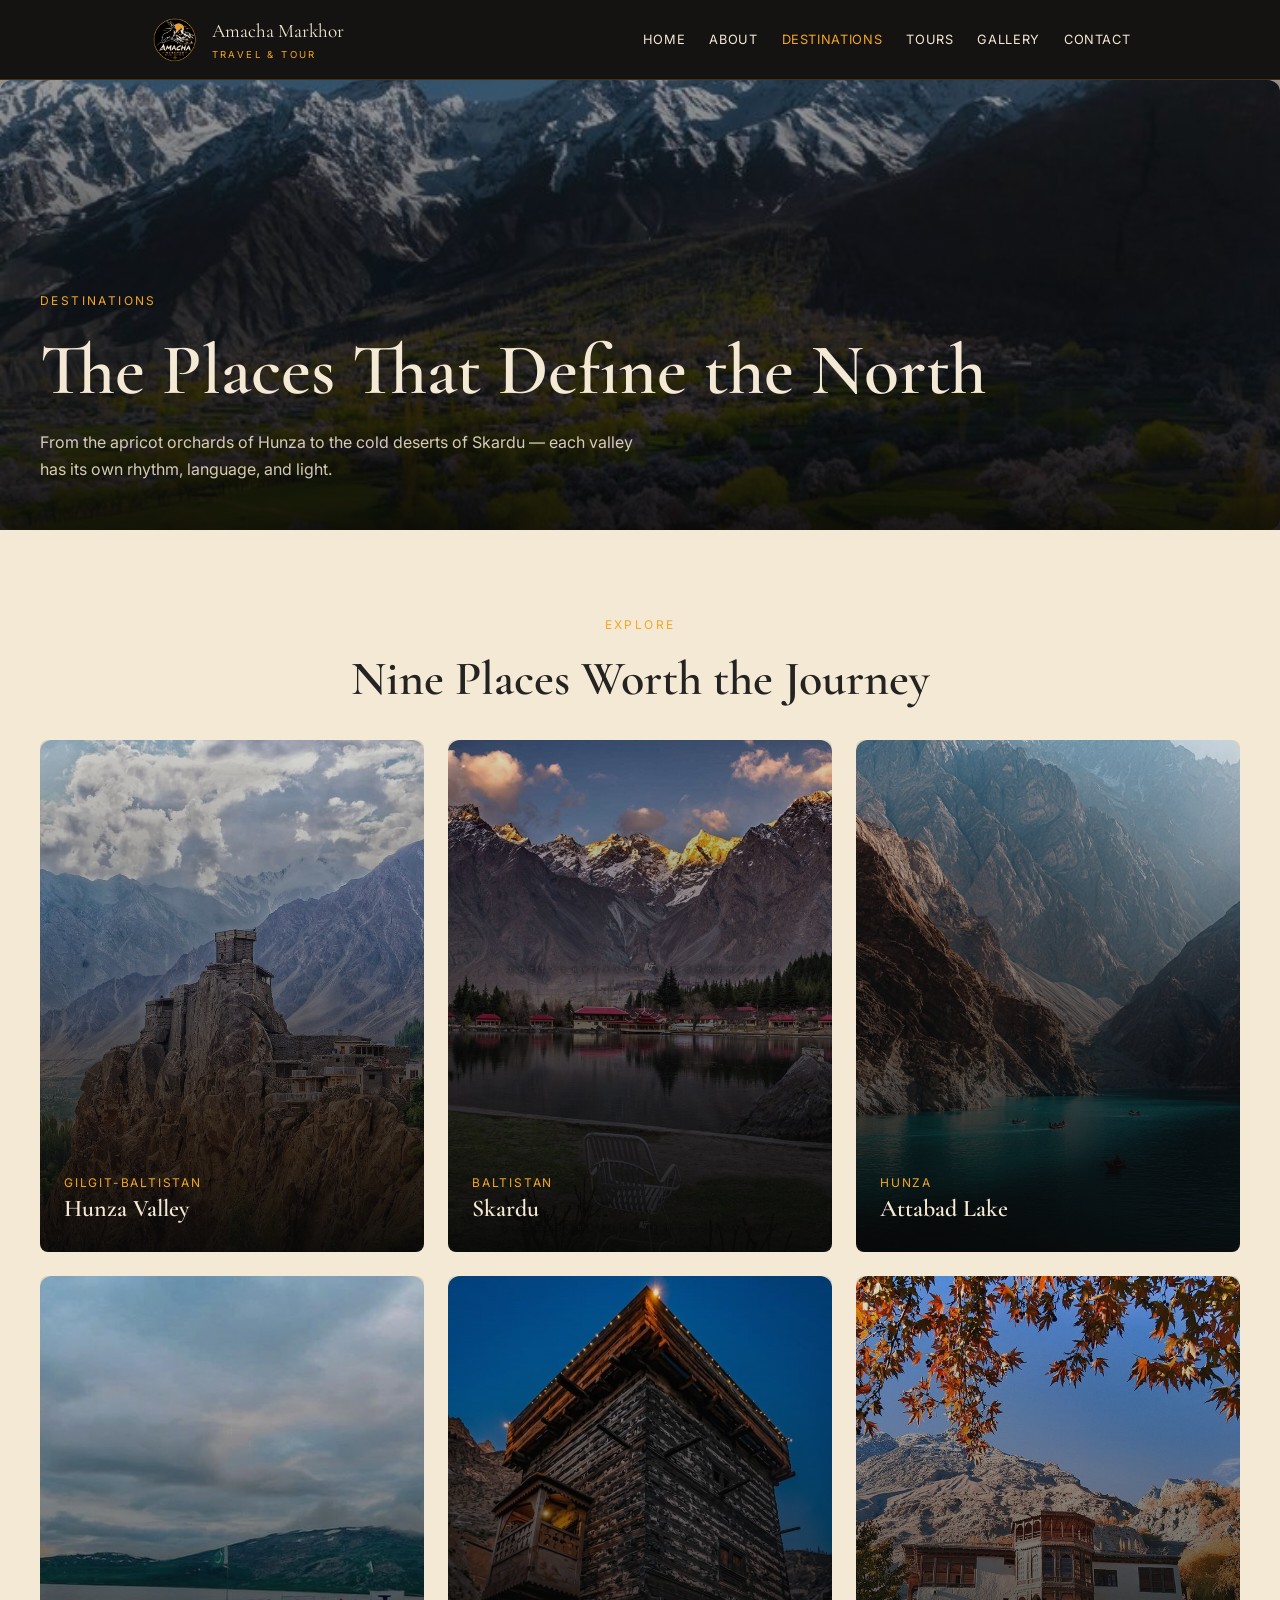
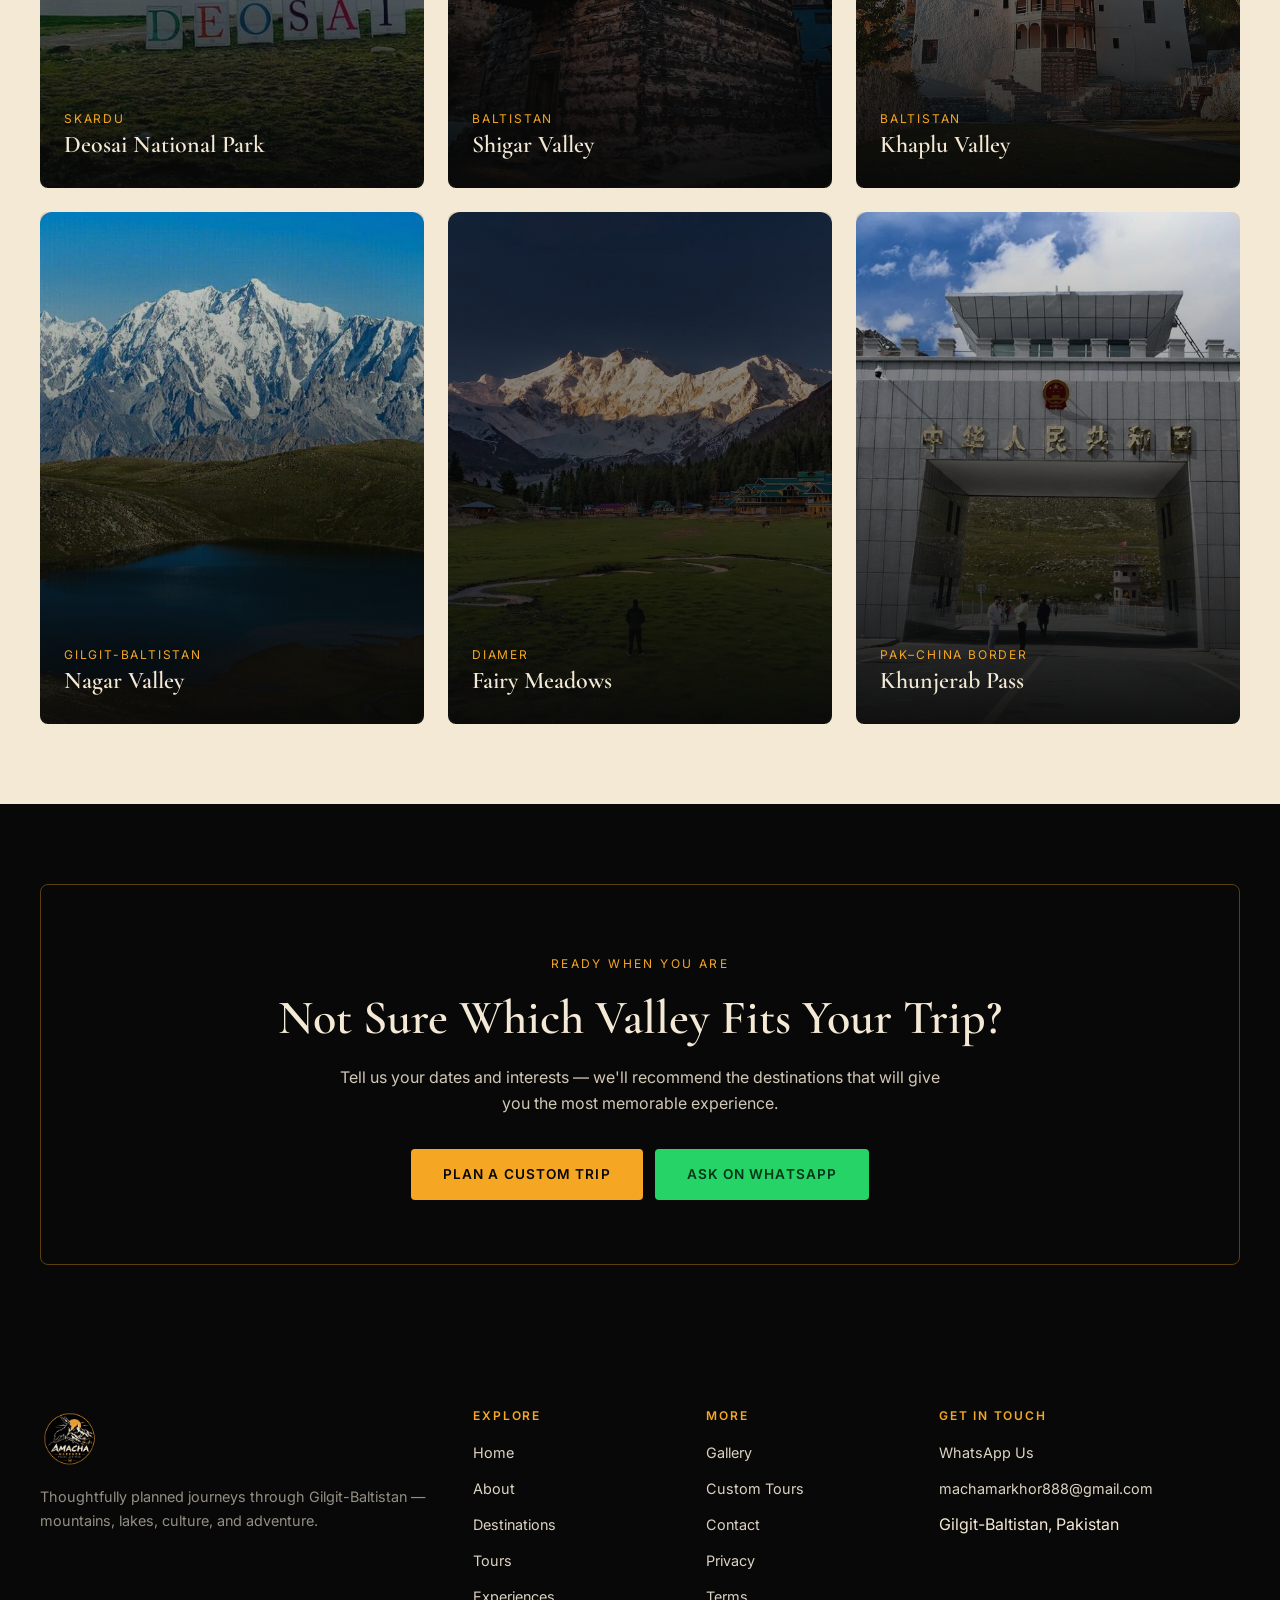
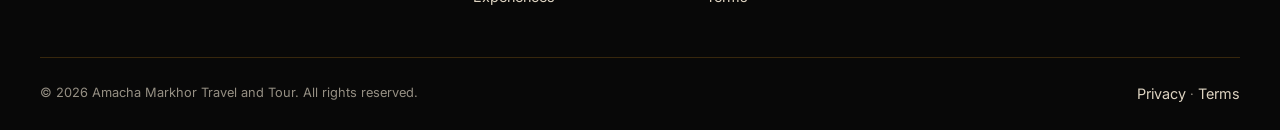
<file: destinations.html>
<!DOCTYPE html>
<html lang="en">
<head>
  <meta charset="UTF-8">
  <meta name="viewport" content="width=device-width, initial-scale=1.0">

  <title>Destinations in Gilgit-Baltistan | Amacha Markhor</title>
  <meta name="description" content="Explore Hunza, Skardu, Fairy Meadows, Attabad Lake, Khunjerab Pass, and more beautiful destinations in Gilgit-Baltistan with Amacha Markhor Travel and Tour.">
  <meta property="og:title" content="Destinations in Gilgit-Baltistan | Amacha Markhor">
  <meta property="og:description" content="Nine of the most spectacular destinations in Gilgit-Baltistan.">
  <meta property="og:image" content="assets/images/hero/destinations-hero.jpg">
  <meta property="og:type" content="website">
  <link rel="canonical" href="https://amachamarkhor.com/destinations.html">

  <link rel="preconnect" href="https://fonts.googleapis.com">
  <link rel="preconnect" href="https://fonts.gstatic.com" crossorigin>
  <link href="https://fonts.googleapis.com/css2?family=Cormorant+Garamond:wght@500;600;700&family=Inter:wght@400;500;600&display=swap" rel="stylesheet">

  <link rel="stylesheet" href="amacha.css">
  <link rel="icon" type="image/png" href="logo.png">

  <!-- <link rel="stylesheet" href="assets/css/responsive.css">  -->
</head>
<body>

  <!-- ============ HEADER ============ -->
  <header class="header">
    <div class="container">
      <a href="index.html" class="logo">
        <img src="file_00000000e5388211a751147e4ed78f08 (1).png" alt="Amacha Markhor logo">
        <div class="logo-text">
          Amacha Markhor
          <small>Travel & Tour</small>
        </div>
      </a>

      <nav class="nav">
        <a href="index.html">Home</a>
        <a href="about.html">About</a>
        <a href="destinations.html" class="active">Destinations</a>
        <a href="tours.html">Tours</a>
        <!-- <a href="experiences.html">Experiences</a> -->
        <a href="gallery.html">Gallery</a>
        <!-- <a href="travel-guide.html">Travel Guide</a> -->
        <a href="contact.html">Contact</a>
      </nav>

      <button class="menu-btn" aria-label="Menu">☰</button>
    </div>
  </header>

  <!-- ============ PAGE HERO ============ -->
  <section class="page-hero">
    <div class="page-hero-bg">
      <img src="images/_THE UNTAMED BEAUTY OF SKARDU_.jpg" alt="Gilgit-Baltistan mountain scenery">
    </div>
    <div class="container">
      <span class="eyebrow">Destinations</span>
      <h1 style="color:var(--cream);">The Places That Define the North</h1>
      <p style="color:rgba(244,233,213,.85);max-width:620px;margin-top:1rem;">
        From the apricot orchards of Hunza to the cold deserts of Skardu — each valley has its own rhythm, language, and light.
      </p>
    </div>
  </section>

  <!-- ============ DESTINATIONS GRID ============ -->
  <section class="section section--cream">
    <div class="container">
      <div class="text-center mb-3">
        <span class="eyebrow">Explore</span>
        <h2>Nine Places Worth the Journey</h2>
      </div>

      <div class="grid grid-3">

        <!-- 1. Hunza Valley -->
        <a href="tours.html" class="tile">
          <img src="images/Altit Fort, Hunza, Gilgit Baltistan.jpg" alt="Hunza Valley with Rakaposhi peak" loading="lazy">
          <div class="tile-text">
            <span>Gilgit-Baltistan</span>
            <h3>Hunza Valley</h3>
          </div>
        </a>

        <!-- 2. Skardu -->
        <a href="tours.html" class="tile">
          <img src="images/Shagrilla skardu ❤️🌹.jpg" alt="Skardu valley and Indus River" loading="lazy">
          <div class="tile-text">
            <span>Baltistan</span>
            <h3>Skardu</h3>
          </div>
        </a>

        <!-- 3. Attabad Lake -->
        <a href="tours.html" class="tile">
          <img src="images/Attabad lake hunza.jpg" alt="Attabad Lake turquoise water" loading="lazy">
          <div class="tile-text">
            <span>Hunza</span>
            <h3>Attabad Lake</h3>
          </div>
        </a>

        <!-- 4. Deosai National Park -->
        <a href="tours.html" class="tile">
          <img src="images/Deosai🇵🇰.jpg" alt="Deosai National Park plains" loading="lazy">
          <div class="tile-text">
            <span>Skardu</span>
            <h3>Deosai National Park</h3>
          </div>
        </a>

        <!-- 5. Shigar Valley -->
        <a href="tours.html" class="tile">
          <img src="images/Shigar Fort Skardu _ Historic Palace & Travel Guide.jpg" alt="Shigar Valley and fort" loading="lazy">
          <div class="tile-text">
            <span>Baltistan</span>
            <h3>Shigar Valley</h3>
          </div>
        </a>

        <!-- 6. Khaplu Valley -->
        <a href="tours.html" class="tile">
          <img src="images/khaplu fort.jpg" alt="Khaplu Valley and palace" loading="lazy">
          <div class="tile-text">
            <span>Baltistan</span>
            <h3>Khaplu Valley</h3>
          </div>
        </a>

        <!-- 7. Nagar Valley -->
        <a href="tours.html" class="tile">
          <img src="images/Nagar Valley.jpg" alt="Nagar Valley with Hopar Glacier" loading="lazy">
          <div class="tile-text">
            <span>Gilgit-Baltistan</span>
            <h3>Nagar Valley</h3>
          </div>
        </a>

        <!-- 8. Fairy Meadows -->
        <a href="tours.html" class="tile">
          <img src="images/Magical Fairy Meadows Pakistan _ Nanga Parbat Mountain View.jpg" alt="Fairy Meadows facing Nanga Parbat" loading="lazy">
          <div class="tile-text">
            <span>Diamer</span>
            <h3>Fairy Meadows</h3>
          </div>
        </a>

        <!-- 9. Khunjerab Pass -->
        <a href="tours.html" class="tile">
          <img src="images/Khunjerab Pass.jpg" alt="Khunjerab Pass on the Pakistan-China border" loading="lazy">
          <div class="tile-text">
            <span>Pak–China Border</span>
            <h3>Khunjerab Pass</h3>
          </div>
        </a>

      </div>
    </div>
  </section>

  <!-- ============ CTA ============ -->
  <section class="section section--dark">
    <div class="container">
      <div style="border:1px solid rgba(245,166,35,.35);border-radius:8px;padding:4rem 2rem;text-align:center;">
        <span class="eyebrow">Ready When You Are</span>
        <h2 style="color:var(--cream);margin-bottom:1rem;">Not Sure Which Valley Fits Your Trip?</h2>
        <p style="color:rgba(244,233,213,.85);max-width:600px;margin:0 auto 2rem;">
          Tell us your dates and interests — we'll recommend the destinations that will give you the most memorable experience.
        </p>
        <a href="custom-tours.html" class="btn btn--gold" style="margin-right:.5rem;">Plan a Custom Trip</a>
        <a href="#" class="btn btn--whatsapp" data-whatsapp="Assalam-o-Alaikum! Mujhe destinations ke baare mein advice chahiye.">
          Ask on WhatsApp
        </a>
      </div>
    </div>
  </section>

  <!-- ============ FOOTER ============ -->
  <footer class="footer">
    <div class="container">
      <div class="footer-grid">
        <div class="footer-logo">
          <img src="file_00000000e5388211a751147e4ed78f08 (1).png" alt="Amacha Markhor logo">
          <p>Thoughtfully planned journeys through Gilgit-Baltistan — mountains, lakes, culture, and adventure.</p>
        </div>
        <div>
          <h4>Explore</h4>
          <ul>
            <li><a href="index.html">Home</a></li>
            <li><a href="about.html">About</a></li>
            <li><a href="destinations.html">Destinations</a></li>
            <li><a href="tours.html">Tours</a></li>
            <li><a href="experiences.html">Experiences</a></li>
          </ul>
        </div>
        <div>
          <h4>More</h4>
          <ul>
            <li><a href="gallery.html">Gallery</a></li>
            <!-- <li><a href="travel-guide.html">Travel Guide</a></li> -->
            <li><a href="custom-tours.html">Custom Tours</a></li>
            <li><a href="contact.html">Contact</a></li>
            <li><a href="privacy-policy.html">Privacy</a></li>
            <li><a href="terms.html">Terms</a></li> 
          </ul>
        </div>
        <div>
          <h4>Get in Touch</h4>
          <ul>
            <li><a href="#" data-whatsapp="Assalam-o-Alaikum!">WhatsApp Us</a></li>
            <li><a href="mailto:machamarkhor888@gmail.com">machamarkhor888@gmail.com</a></li>
            <li>Gilgit-Baltistan, Pakistan</li>
          </ul>
        </div>
      </div> 
      <div class="footer-bottom">
        <div>© <span id="year"></span> Amacha Markhor Travel and Tour. All rights reserved.</div>
        <div><a href="privacy-policy.html">Privacy</a> · <a href="terms.html">Terms</a></div>
      </div>
    </div>
  </footer>

  <button class="back-top" aria-label="Back to top">↑</button>

  <script src="amacha.js"></script>
  <script>document.getElementById("year").textContent = new Date().getFullYear();</script>
</body>
</html>
</file>
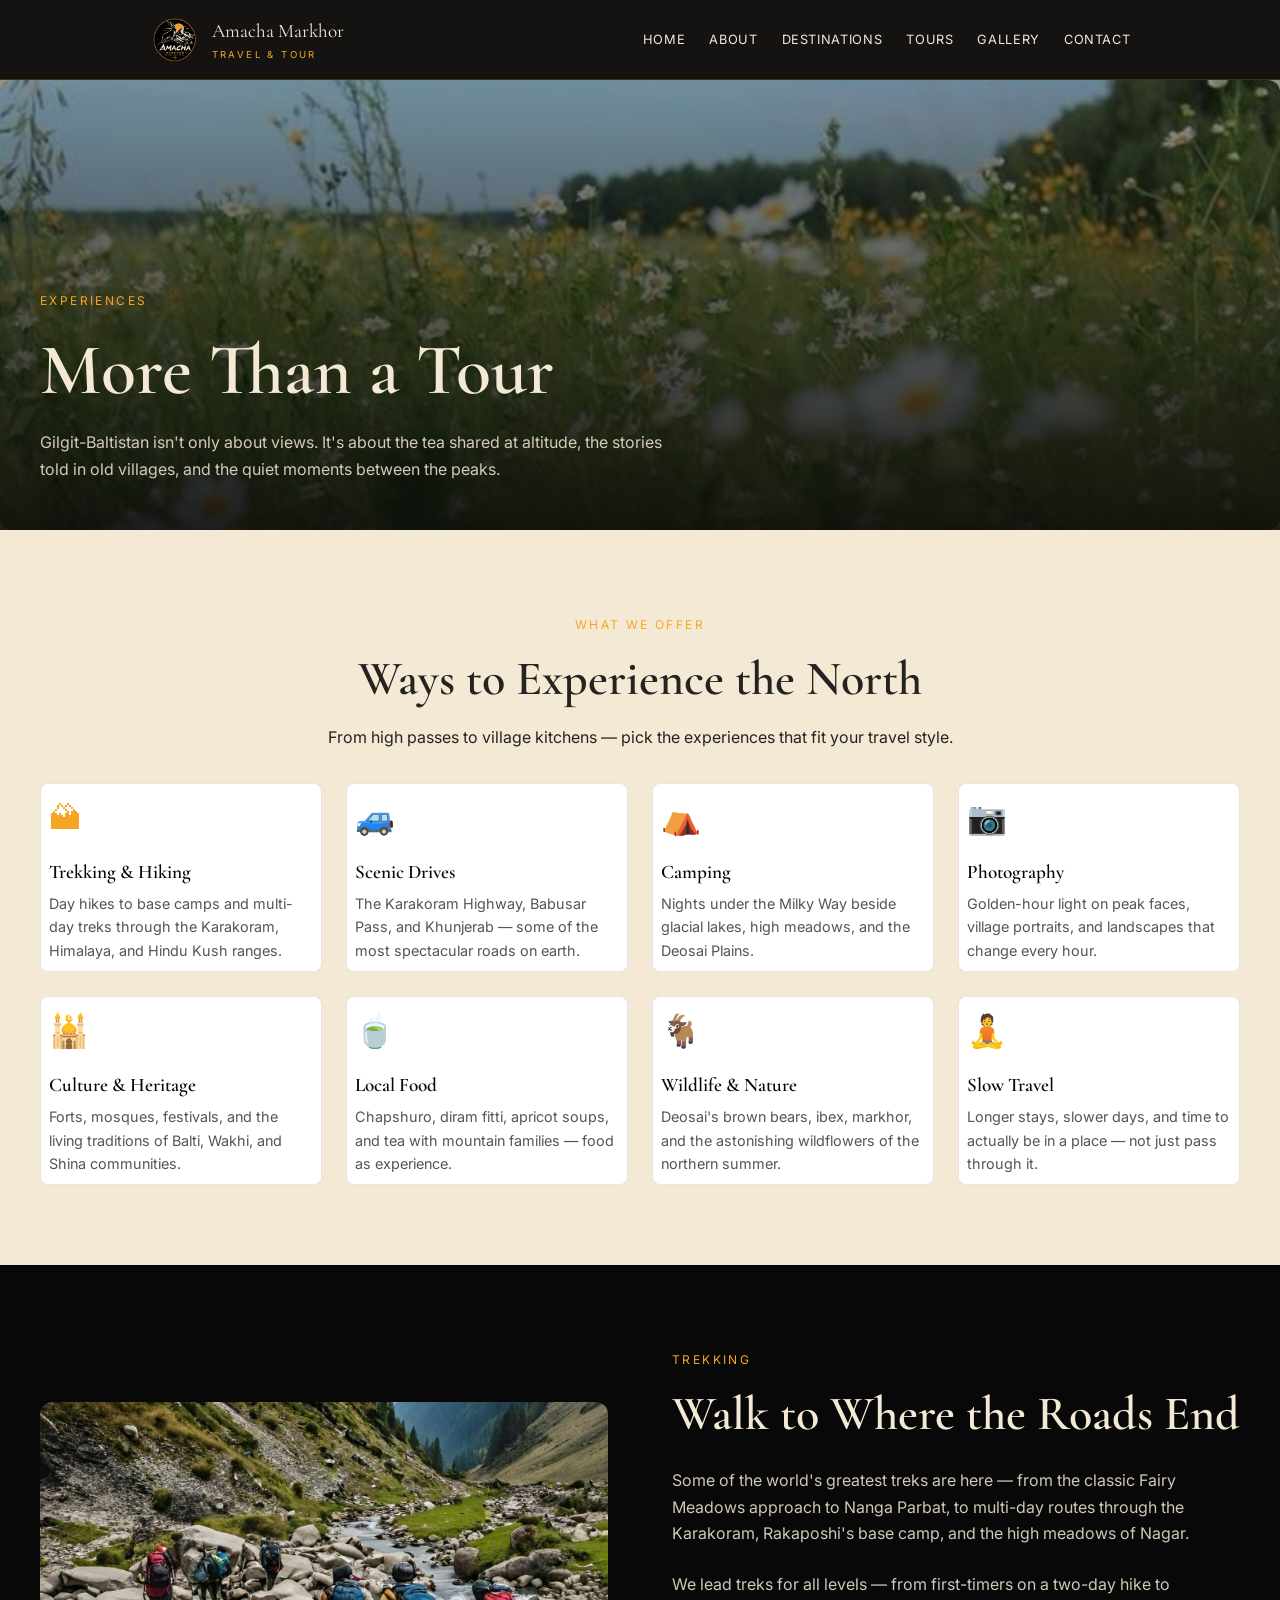
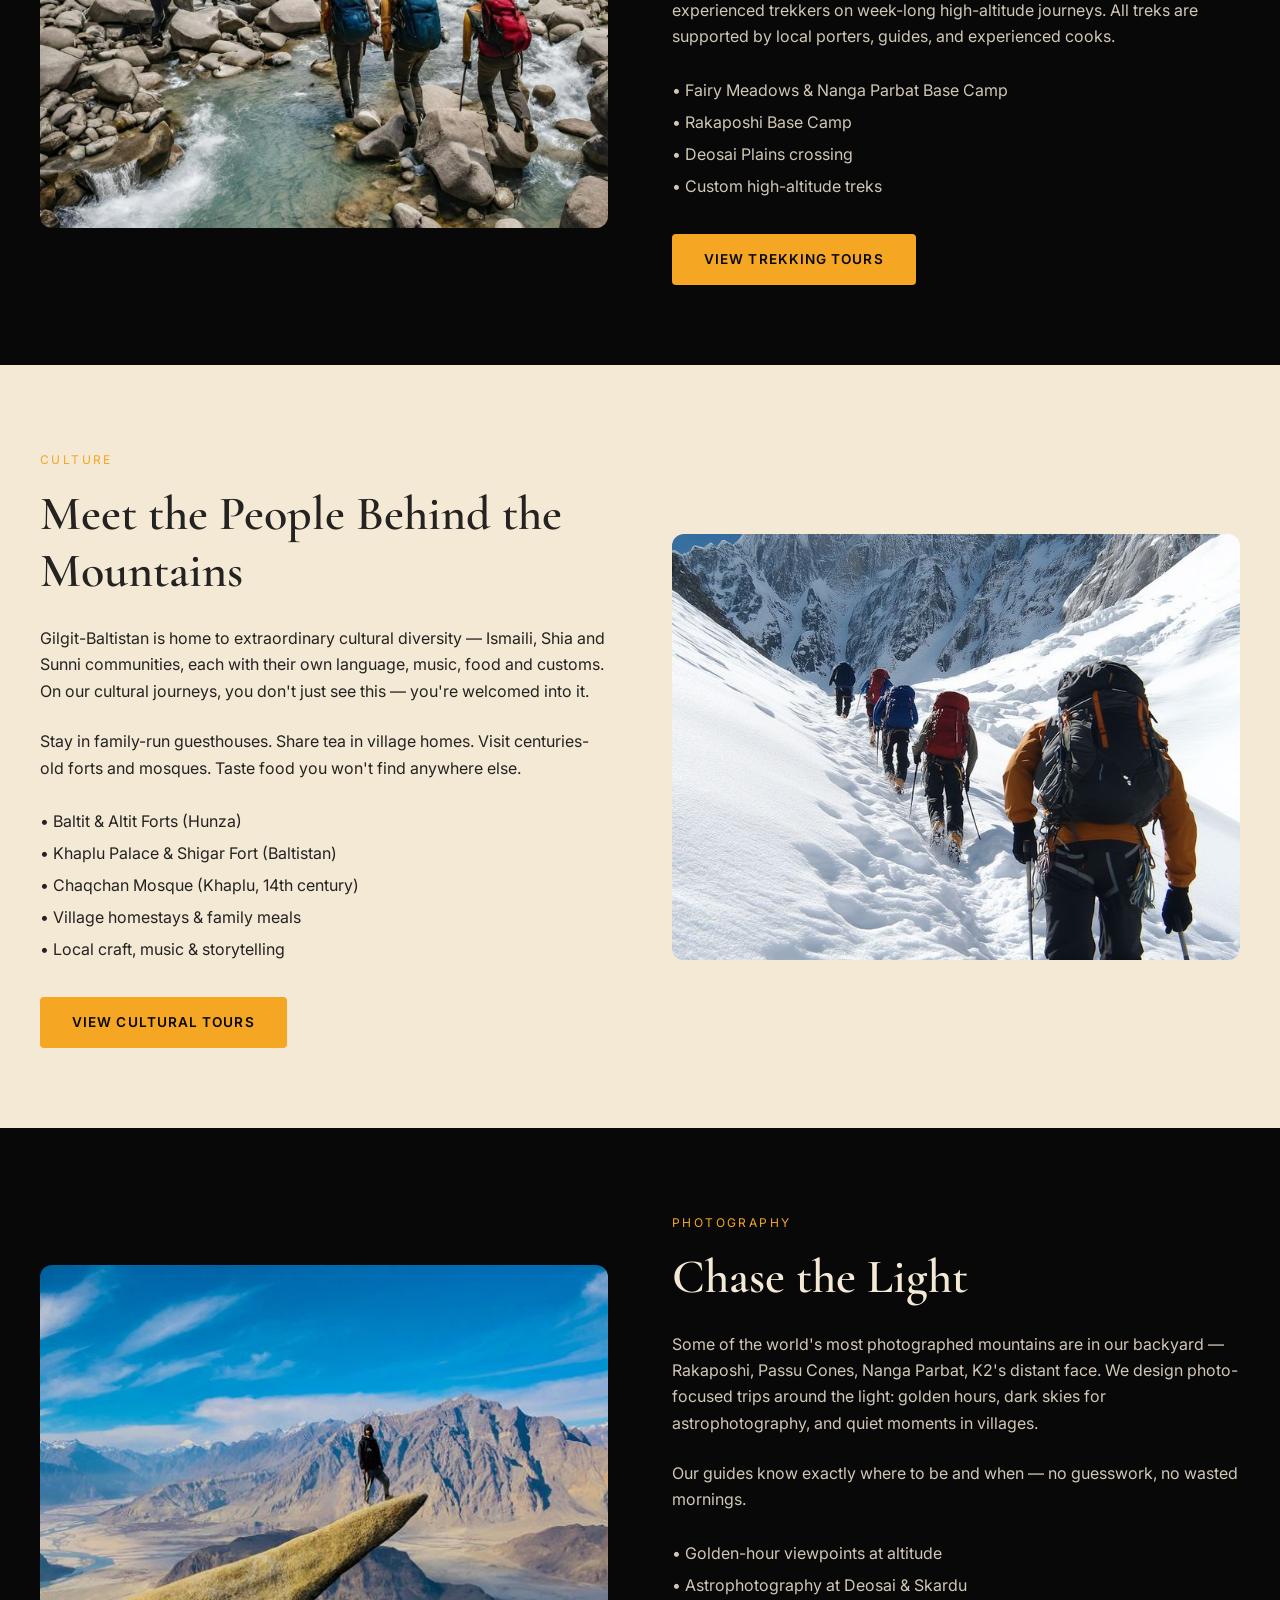
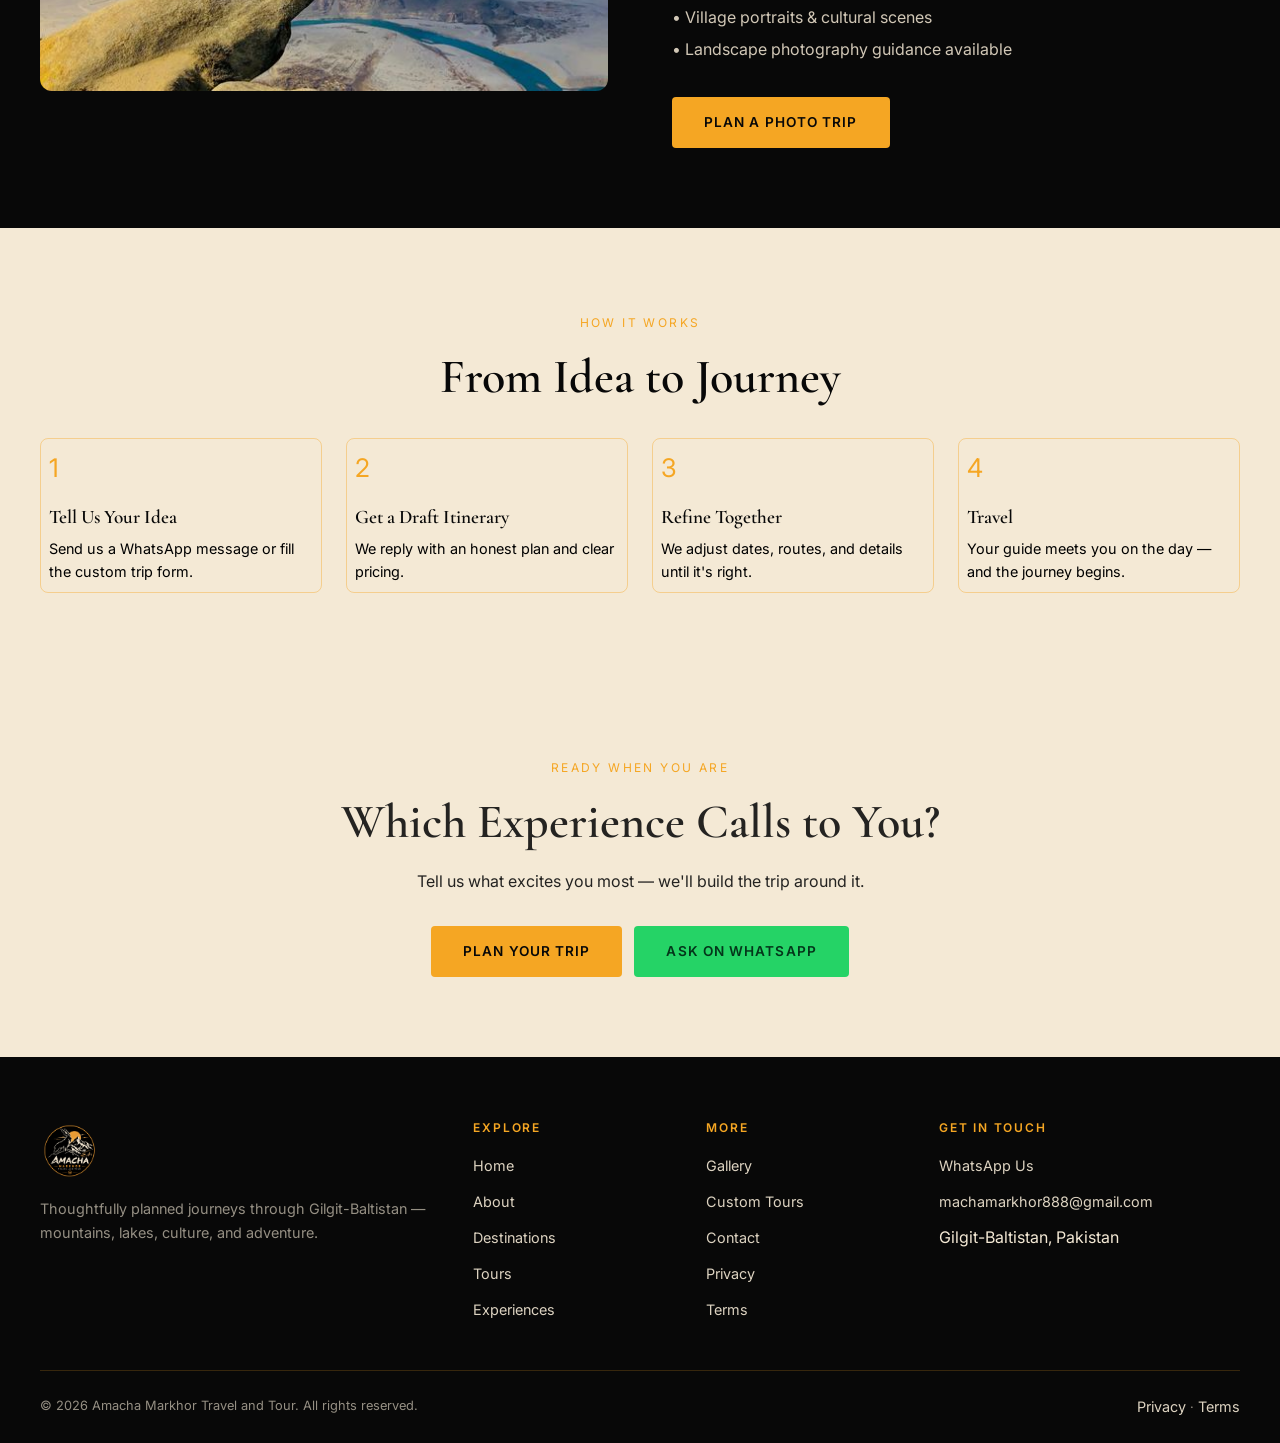
<file: experiences.html>
<!DOCTYPE html>
<html lang="en">
<head>
  <meta charset="UTF-8">
  <meta name="viewport" content="width=device-width, initial-scale=1.0">

  <title>Experiences — Adventure &amp; Culture in Gilgit-Baltistan | Amacha Markhor</title>
  <meta name="description" content="Trekking, scenic drives, camping, photography, and cultural experiences across Gilgit-Baltistan with Amacha Markhor Travel and Tour.">
  <meta property="og:title" content="Experiences — Adventure &amp; Culture in Gilgit-Baltistan">
  <meta property="og:description" content="Trekking, camping, cultural experiences and more.">
  <meta property="og:image" content="assets/images/hero/experiences-hero.jpg">
  <meta property="og:type" content="website">
  <link rel="canonical" href="https://amachamarkhor.com/experiences.html">

  <link rel="preconnect" href="https://fonts.googleapis.com">
  <link rel="preconnect" href="https://fonts.gstatic.com" crossorigin>
  <link href="https://fonts.googleapis.com/css2?family=Cormorant+Garamond:wght@500;600;700&family=Inter:wght@400;500;600&display=swap" rel="stylesheet">

  <link rel="stylesheet" href="amacha.css">
  <link rel="icon" type="image/png" href="logo.png">

</head>
<body>

  <!-- ============ HEADER ============ -->
  <header class="header">
    <div class="container">
      <a href="index.html" class="logo">
        <img src="file_00000000e5388211a751147e4ed78f08 (1).png" alt="Amacha Markhor logo">
        <div class="logo-text">
          Amacha Markhor
          <small>Travel &amp; Tour</small>
        </div>
      </a>

      <nav class="nav">
        <a href="index.html">Home</a>
        <a href="about.html">About</a>
        <a href="destinations.html">Destinations</a>
        <a href="tours.html">Tours</a>
        <!-- <a href="experiences.html" class="active">Experiences</a> -->
        <a href="gallery.html">Gallery</a>
        <!-- <a href="travel-guide.html">Travel Guide</a> -->
        <a href="contact.html">Contact</a>
      </nav>

      <button class="menu-btn" aria-label="Menu">☰</button>
    </div>
  </header>

  <!-- ============ PAGE HERO ============ -->
  <section class="page-hero">
    <div class="page-hero-bg">
      <img src="images/nature bannar.jpg" alt="Adventure in Gilgit-Baltistan">
    </div>
    <div class="container">
      <span class="eyebrow">Experiences</span>
      <h1 style="color:var(--cream);">More Than a Tour</h1>
      <p style="color:rgba(244,233,213,.85);max-width:640px;margin-top:1rem;">
        Gilgit-Baltistan isn't only about views. It's about the tea shared at altitude, the stories told in old villages, and the quiet moments between the peaks.
      </p>
    </div>
  </section>

  <!-- ============ ALL EXPERIENCES GRID ============ -->
  <section class="section section--cream">
    <div class="container">

      <div class="text-center mb-3">
        <span class="eyebrow">What We Offer</span>
        <h2>Ways to Experience the North</h2>
        <p style="max-width:640px;margin:1rem auto 0;">
          From high passes to village kitchens — pick the experiences that fit your travel style.
        </p>
      </div>

      <div class="grid grid-4">

        <!-- Experience 1 -->
        <div class="exp-card" style="background:var(--white);border-color:rgba(8,8,8,.1);">
          <div class="exp-icon">🏔</div>
          <h3 style="color:var(--black);">Trekking &amp; Hiking</h3>
          <p style="color:#555;">
            Day hikes to base camps and multi-day treks through the Karakoram, Himalaya, and Hindu Kush ranges.
          </p>
        </div>

        <!-- Experience 2 -->
        <div class="exp-card" style="background:var(--white);border-color:rgba(8,8,8,.1);">
          <div class="exp-icon">🚙</div>
          <h3 style="color:var(--black);">Scenic Drives</h3>
          <p style="color:#555;">
            The Karakoram Highway, Babusar Pass, and Khunjerab — some of the most spectacular roads on earth.
          </p>
        </div>

        <!-- Experience 3 -->
        <div class="exp-card" style="background:var(--white);border-color:rgba(8,8,8,.1);">
          <div class="exp-icon">⛺</div>
          <h3 style="color:var(--black);">Camping</h3>
          <p style="color:#555;">
            Nights under the Milky Way beside glacial lakes, high meadows, and the Deosai Plains.
          </p>
        </div>

        <!-- Experience 4 -->
        <div class="exp-card" style="background:var(--white);border-color:rgba(8,8,8,.1);">
          <div class="exp-icon">📷</div>
          <h3 style="color:var(--black);">Photography</h3>
          <p style="color:#555;">
            Golden-hour light on peak faces, village portraits, and landscapes that change every hour.
          </p>
        </div>

        <!-- Experience 5 -->
        <div class="exp-card" style="background:var(--white);border-color:rgba(8,8,8,.1);">
          <div class="exp-icon">🕌</div>
          <h3 style="color:var(--black);">Culture &amp; Heritage</h3>
          <p style="color:#555;">
            Forts, mosques, festivals, and the living traditions of Balti, Wakhi, and Shina communities.
          </p>
        </div>

        <!-- Experience 6 -->
        <div class="exp-card" style="background:var(--white);border-color:rgba(8,8,8,.1);">
          <div class="exp-icon">🍵</div>
          <h3 style="color:var(--black);">Local Food</h3>
          <p style="color:#555;">
            Chapshuro, diram fitti, apricot soups, and tea with mountain families — food as experience.
          </p>
        </div>

        <!-- Experience 7 -->
        <div class="exp-card" style="background:var(--white);border-color:rgba(8,8,8,.1);">
          <div class="exp-icon">🐐</div>
          <h3 style="color:var(--black);">Wildlife &amp; Nature</h3>
          <p style="color:#555;">
            Deosai's brown bears, ibex, markhor, and the astonishing wildflowers of the northern summer.
          </p>
        </div>

        <!-- Experience 8 -->
        <div class="exp-card" style="background:var(--white);border-color:rgba(8,8,8,.1);">
          <div class="exp-icon">🧘</div>
          <h3 style="color:var(--black);">Slow Travel</h3>
          <p style="color:#555;">
            Longer stays, slower days, and time to actually be in a place — not just pass through it.
          </p>
        </div>

      </div>
    </div>
  </section>

  <!-- ============ FEATURED: TREKKING ============ -->
  <section class="section section--dark">
    <div class="container">
      <div class="grid grid-2" style="align-items:center;gap:4rem;">

        <div style="aspect-ratio:4/3;border-radius:8px;overflow:hidden;">
          <img src="images/Hiking with Friends_ Use These 4 Clever Hiking Hacks to Show Off.jpg" alt="Trekking in Karakoram"
               style="width:100%;height:100%;object-fit:cover;" loading="lazy">
        </div>

        <div>
          <span class="eyebrow">Trekking</span>
          <h2 style="color:var(--cream);">Walk to Where the Roads End</h2>
          <p style="color:rgba(244,233,213,.85);margin:1.5rem 0;">
            Some of the world's greatest treks are here — from the classic Fairy Meadows approach to Nanga Parbat, to multi-day routes through the Karakoram, Rakaposhi's base camp, and the high meadows of Nagar.
          </p>
          <p style="color:rgba(244,233,213,.85);margin-bottom:1.5rem;">
            We lead treks for all levels — from first-timers on a two-day hike to experienced trekkers on week-long high-altitude journeys. All treks are supported by local porters, guides, and experienced cooks.
          </p>
          <ul style="color:rgba(244,233,213,.85);line-height:2;list-style:none;">
            <li>• Fairy Meadows &amp; Nanga Parbat Base Camp</li>
            <li>• Rakaposhi Base Camp</li>
            <li>• Deosai Plains crossing</li>
            <li>• Custom high-altitude treks</li>
          </ul>
          <a href="tours.html" class="btn btn--gold" style="margin-top:2rem;">View Trekking Tours</a>
        </div>

      </div>
    </div>
  </section>

  <!-- ============ FEATURED: CULTURAL ============ -->
  <section class="section section--cream">
    <div class="container">
      <div class="grid grid-2" style="align-items:center;gap:4rem;">

        <div>
          <span class="eyebrow">Culture</span>
          <h2>Meet the People Behind the Mountains</h2>
          <p style="margin:1.5rem 0;">
            Gilgit-Baltistan is home to extraordinary cultural diversity — Ismaili, Shia and Sunni communities, each with their own language, music, food and customs. On our cultural journeys, you don't just see this — you're welcomed into it.
          </p>
          <p style="margin-bottom:1.5rem;">
            Stay in family-run guesthouses. Share tea in village homes. Visit centuries-old forts and mosques. Taste food you won't find anywhere else.
          </p>
          <ul style="line-height:2;list-style:none;">
            <li>• Baltit &amp; Altit Forts (Hunza)</li>
            <li>• Khaplu Palace &amp; Shigar Fort (Baltistan)</li>
            <li>• Chaqchan Mosque (Khaplu, 14th century)</li>
            <li>• Village homestays &amp; family meals</li>
            <li>• Local craft, music &amp; storytelling</li>
          </ul>
          <a href="tours.html" class="btn btn--gold" style="margin-top:2rem;">View Cultural Tours</a>
        </div>

        <div style="aspect-ratio:4/3;border-radius:8px;overflow:hidden;">
          <img src="images/20 essential tips for winter mountaineering_ gear, safety, and techniques.jpg" alt="Cultural experience in Gilgit-Baltistan"
               style="width:100%;height:100%;object-fit:cover;" loading="lazy">
        </div>

      </div>
    </div>
  </section>

  <!-- ============ FEATURED: PHOTOGRAPHY ============ -->
  <section class="section section--dark">
    <div class="container">
      <div class="grid grid-2" style="align-items:center;gap:4rem;">

        <div style="aspect-ratio:4/3;border-radius:8px;overflow:hidden;">
          <img src="images/Masur rock Skardu.jpg" alt="Photography in the mountains"
               style="width:100%;height:100%;object-fit:cover;" loading="lazy">
        </div>

        <div>
          <span class="eyebrow">Photography</span>
          <h2 style="color:var(--cream);">Chase the Light</h2>
          <p style="color:rgba(244,233,213,.85);margin:1.5rem 0;">
            Some of the world's most photographed mountains are in our backyard — Rakaposhi, Passu Cones, Nanga Parbat, K2's distant face. We design photo-focused trips around the light: golden hours, dark skies for astrophotography, and quiet moments in villages.
          </p>
          <p style="color:rgba(244,233,213,.85);margin-bottom:1.5rem;">
            Our guides know exactly where to be and when — no guesswork, no wasted mornings.
          </p>
          <ul style="color:rgba(244,233,213,.85);line-height:2;list-style:none;">
            <li>• Golden-hour viewpoints at altitude</li>
            <li>• Astrophotography at Deosai &amp; Skardu</li>
            <li>• Village portraits &amp; cultural scenes</li>
            <li>• Landscape photography guidance available</li>
          </ul>
          <a href="custom-tours.html" class="btn btn--gold" style="margin-top:2rem;">Plan a Photo Trip</a>
        </div>

      </div>
    </div>
  </section>

  <!-- ============ HOW IT WORKS ============ -->
  <section class="section section--charcoal">
    <div class="container">
      <div class="text-center mb-3">
        <span class="eyebrow">How It Works</span>
        <h2 style="color:var(--black);">From Idea to Journey</h2>
      </div>

      <div class="grid grid-4">
        <div class="exp-card" style="border-color:rgba(245,166,35,.4);">
          <div class="exp-icon" style="font-size:1.6rem;">1</div>
          <h3 style="color:var(--black);">Tell Us Your Idea</h3>
          <p style="color:black">
            Send us a WhatsApp message or fill the custom trip form.
          </p>
        </div>
        <div class="exp-card" style="border-color:rgba(245,166,35,.4);">
          <div class="exp-icon" style="font-size:1.6rem;">2</div>
          <h3 style="color:var(--black);">Get a Draft Itinerary</h3>
          <p style="color:black">
            We reply with an honest plan and clear pricing.
          </p>
        </div>
        <div class="exp-card" style="border-color:rgba(245,166,35,.4);">
          <div class="exp-icon" style="font-size:1.6rem;">3</div>
          <h3 style="color:var(--black);">Refine Together</h3>
          <p style="color:black">
            We adjust dates, routes, and details until it's right.
          </p>
        </div>
        <div class="exp-card" style="border-color:rgba(245,166,35,.4);">
          <div class="exp-icon" style="font-size:1.6rem;">4</div>
          <h3 style="color:var(--black);">Travel</h3>
          <p style="color:black">
            Your guide meets you on the day — and the journey begins.
          </p>
        </div>
      </div>
    </div>
  </section>

  <!-- ============ CTA ============ -->
  <section class="section section--cream">
    <div class="container text-center">
      <span class="eyebrow">Ready When You Are</span>
      <h2>Which Experience Calls to You?</h2>
      <p style="max-width:600px;margin:1rem auto 2rem;">
        Tell us what excites you most — we'll build the trip around it.
      </p>
      <a href="custom-tours.html" class="btn btn--gold" style="margin-right:.5rem;">Plan Your Trip</a>
      <a href="#" class="btn btn--whatsapp"
         data-whatsapp="Assalam-o-Alaikum! Experiences page dekhi, main apni trip plan karna chahta hoon.">
         Ask on WhatsApp
      </a>
    </div>
  </section>

  <!-- ============ FOOTER ============ -->
  <footer class="footer">
    <div class="container">
      <div class="footer-grid">
        <div class="footer-logo">
          <img src="file_00000000e5388211a751147e4ed78f08 (1).png" alt="Amacha Markhor logo">
          <p>Thoughtfully planned journeys through Gilgit-Baltistan — mountains, lakes, culture, and adventure.</p>
        </div>
        <div>
          <h4>Explore</h4>
          <ul>
            <li><a href="index.html">Home</a></li>
            <li><a href="about.html">About</a></li>
            <li><a href="destinations.html">Destinations</a></li>
            <li><a href="tours.html">Tours</a></li>
            <li><a href="experiences.html">Experiences</a></li>
          </ul>
        </div>
        <div>
          <h4>More</h4>
          <ul>
            <li><a href="gallery.html">Gallery</a></li>
            <!-- <li><a href="travel-guide.html">Travel Guide</a></li> -->
            <li><a href="custom-tours.html">Custom Tours</a></li>
            <li><a href="contact.html">Contact</a></li>
            <li><a href="privacy-policy.html">Privacy</a></li>
            <li><a href="terms.html">Terms</a></li>
          </ul>
        </div>
        <div>
          <h4>Get in Touch</h4>
          <ul>
            <li><a href="https://wa.me/923169419929?text=Assalam-o-Alaikum%21">WhatsApp Us</a></li>
            <li><a href="mailto:machamarkhor888@gmail.com">machamarkhor888@gmail.com</a></li>
            <li>Gilgit-Baltistan, Pakistan</li>
          </ul>
        </div>
      </div>
      <div class="footer-bottom">
        <div>© <span id="year"></span> Amacha Markhor Travel and Tour. All rights reserved.</div>
        <div><a href="privacy-policy.html">Privacy</a> · <a href="terms.html">Terms</a></div>
      </div>
    </div>
  </footer>

  <button class="back-top" aria-label="Back to top">↑</button>

  <script src="amacha.js"></script>
  <script>document.getElementById("year").textContent = new Date().getFullYear();</script>
</body>
</html>
</file>
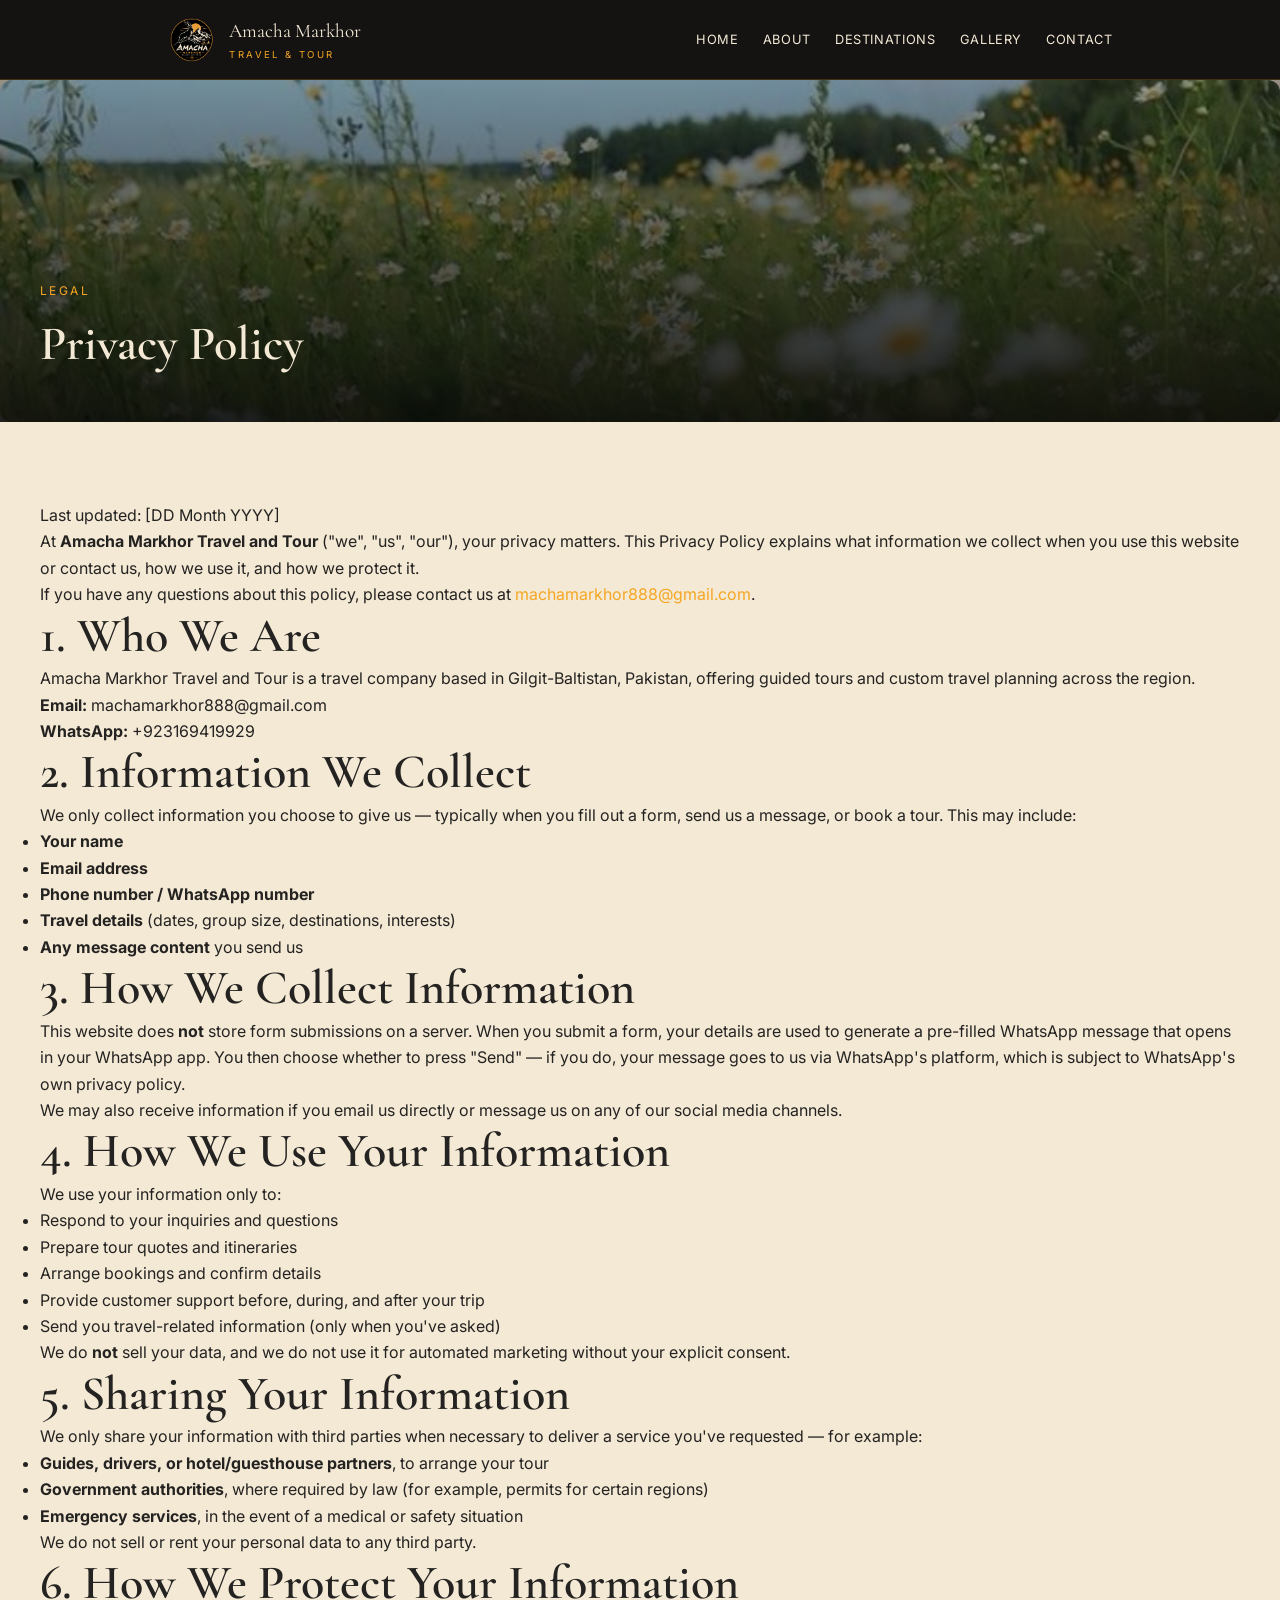
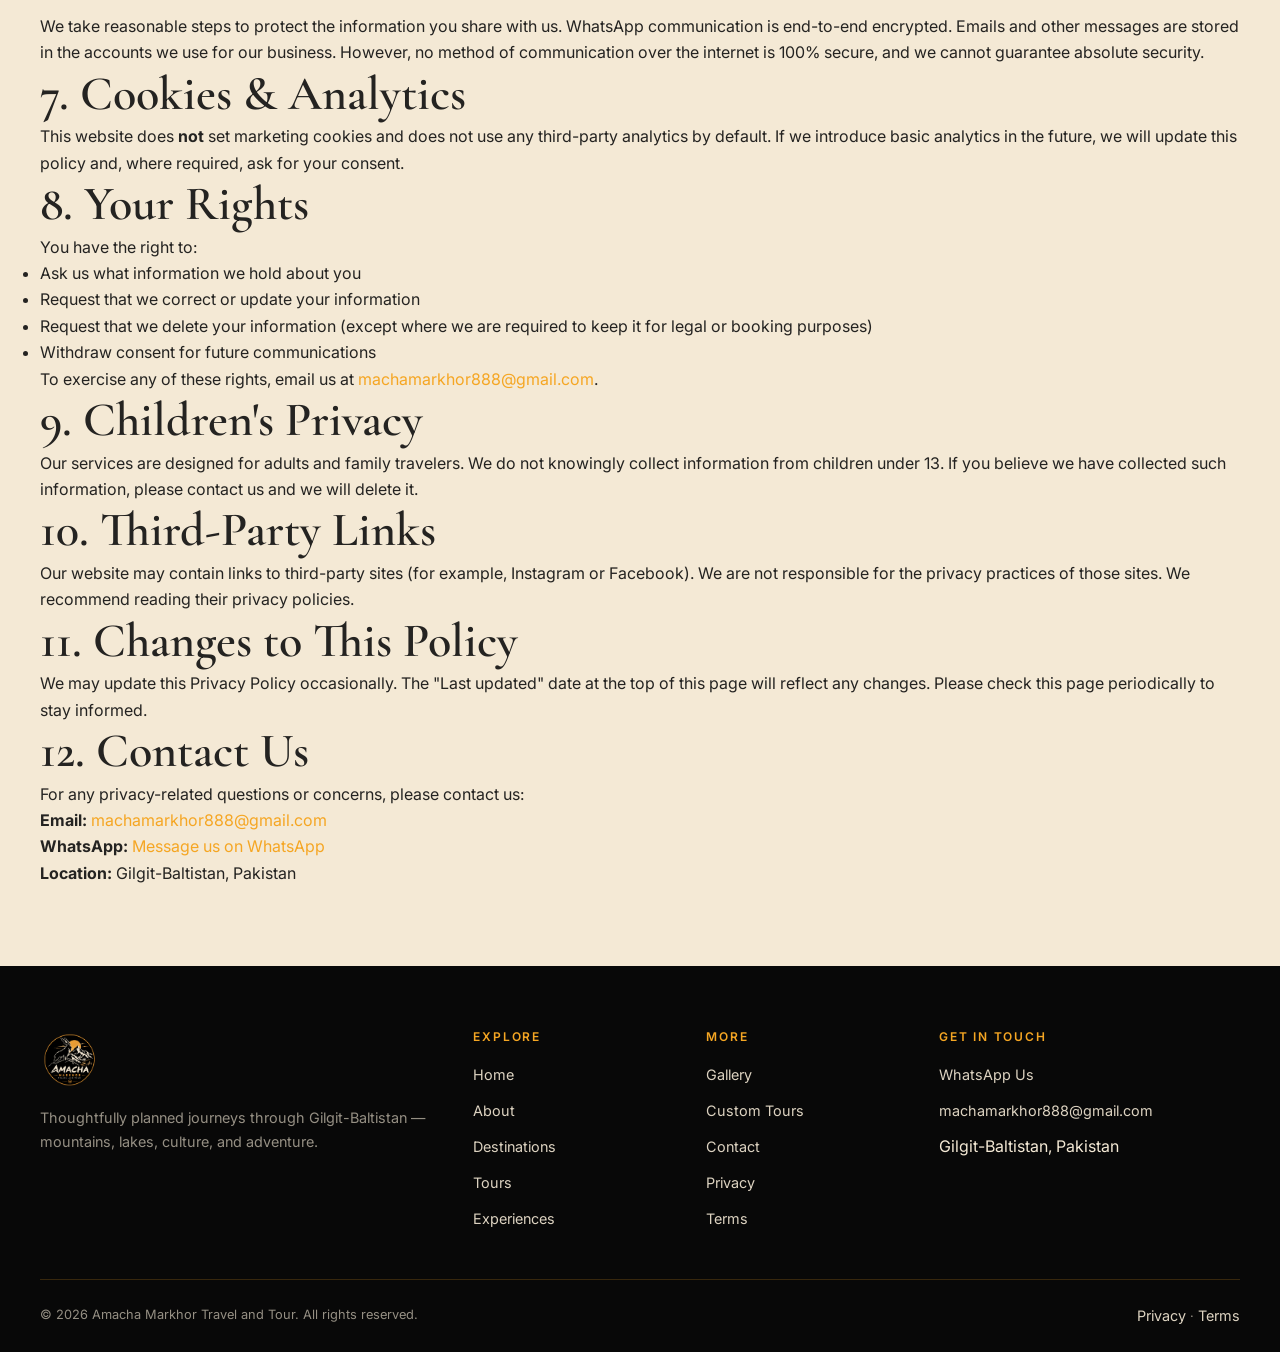
<file: privacy-policy.html>
<!DOCTYPE html>
<html lang="en">
<head>
  <meta charset="UTF-8">
  <meta name="viewport" content="width=device-width, initial-scale=1.0">

  <title>Privacy Policy | Amacha Markhor Travel and Tour</title>
  <meta name="description" content="Privacy Policy for Amacha Markhor Travel and Tour — how we handle your information when you contact us or book a tour.">
  <meta property="og:title" content="Privacy Policy | Amacha Markhor">
  <meta property="og:type" content="website">
  <link rel="canonical" href="https://amachamarkhor.com/privacy-policy.html">

  <link rel="preconnect" href="https://fonts.googleapis.com">
  <link rel="preconnect" href="https://fonts.gstatic.com" crossorigin>
  <link href="https://fonts.googleapis.com/css2?family=Cormorant+Garamond:wght@500;600;700&family=Inter:wght@400;500;600&display=swap" rel="stylesheet">

  <link rel="stylesheet" href="amacha.css">
  <link rel="icon" type="image/png" href="logo.png">

</head>
<body>

  <!-- ============ HEADER ============ -->
  <header class="header">
    <div class="container">
      <a href="index.html" class="logo">
        <img src="file_00000000e5388211a751147e4ed78f08 (1).png" alt="Amacha Markhor logo">
        <div class="logo-text">
          Amacha Markhor
          <small>Travel &amp; Tour</small>
        </div>
      </a>

      <nav class="nav">
        <a href="index.html">Home</a>
        <a href="about.html">About</a>
        <a href="destinations.html">Destinations</a>
        <!-- <a href="tours.html">Tours</a> -->
        <!-- <a href="experiences.html">Experiences</a> -->
        <a href="gallery.html">Gallery</a>
        <!-- <a href="travel-guide.html">Travel Guide</a> -->
        <a href="contact.html">Contact</a>
      </nav>

      <button class="menu-btn" aria-label="Menu">☰</button>
    </div>
  </header>

  <!-- ============ PAGE HERO ============ -->
  <section class="page-hero" style="min-height:38vh;">
    <div class="page-hero-bg">
      <img src="images/nature bannar.jpg" alt="Mountain landscape">
    </div>
    <div class="container">
      <span class="eyebrow">Legal</span>
      <h1 style="color:var(--cream);font-size:clamp(2rem,4vw,3rem);">Privacy Policy</h1>
    </div>
  </section>

  <!-- ============ CONTENT ============ -->
  <section class="section section--cream">
    <div class="container">
      <div class="prose" style="margin:0 auto;">

        <p class="updated">Last updated: [DD Month YYYY]</p>

        <p>
          At <strong>Amacha Markhor Travel and Tour</strong> ("we", "us", "our"), your privacy matters. This Privacy Policy explains what information we collect when you use this website or contact us, how we use it, and how we protect it.
        </p>

        <p>
          If you have any questions about this policy, please contact us at
          <a href="machamarkhor888@gmail.com" style="color:var(--gold);">machamarkhor888@gmail.com</a>.
        </p>

        <!-- 1. WHO WE ARE -->
        <h2>1. Who We Are</h2>
        <p>
          Amacha Markhor Travel and Tour is a travel company based in Gilgit-Baltistan, Pakistan, offering guided tours and custom travel planning across the region.
        </p>
        <p>
          <!-- <strong>Contact:</strong> [Full business address, if applicable]<br> -->
          <strong>Email:</strong> machamarkhor888@gmail.com<br>
          <strong>WhatsApp:</strong> +923169419929
        </p>

        <!-- 2. INFO WE COLLECT -->
        <h2>2. Information We Collect</h2>
        <p>
          We only collect information you choose to give us — typically when you fill out a form, send us a message, or book a tour. This may include:
        </p>
        <ul>
          <li><strong>Your name</strong></li>
          <li><strong>Email address</strong></li>
          <li><strong>Phone number / WhatsApp number</strong></li>
          <li><strong>Travel details</strong> (dates, group size, destinations, interests)</li>
          <li><strong>Any message content</strong> you send us</li>
        </ul>

        <!-- 3. HOW WE COLLECT -->
        <h2>3. How We Collect Information</h2>
        <p>
          This website does <strong>not</strong> store form submissions on a server. When you submit a form, your details are used to generate a pre-filled WhatsApp message that opens in your WhatsApp app. You then choose whether to press "Send" — if you do, your message goes to us via WhatsApp's platform, which is subject to WhatsApp's own privacy policy.
        </p>
        <p>
          We may also receive information if you email us directly or message us on any of our social media channels.
        </p>

        <!-- 4. HOW WE USE -->
        <h2>4. How We Use Your Information</h2>
        <p>We use your information only to:</p>
        <ul>
          <li>Respond to your inquiries and questions</li>
          <li>Prepare tour quotes and itineraries</li>
          <li>Arrange bookings and confirm details</li>
          <li>Provide customer support before, during, and after your trip</li>
          <li>Send you travel-related information (only when you've asked)</li>
        </ul>
        <p>
          We do <strong>not</strong> sell your data, and we do not use it for automated marketing without your explicit consent.
        </p>

        <!-- 5. SHARING -->
        <h2>5. Sharing Your Information</h2>
        <p>
          We only share your information with third parties when necessary to deliver a service you've requested — for example:
        </p>
        <ul>
          <li><strong>Guides, drivers, or hotel/guesthouse partners</strong>, to arrange your tour</li>
          <li><strong>Government authorities</strong>, where required by law (for example, permits for certain regions)</li>
          <li><strong>Emergency services</strong>, in the event of a medical or safety situation</li>
        </ul>
        <p>
          We do not sell or rent your personal data to any third party.
        </p>

        <!-- 6. DATA SECURITY -->
        <h2>6. How We Protect Your Information</h2>
        <p>
          We take reasonable steps to protect the information you share with us. WhatsApp communication is end-to-end encrypted. Emails and other messages are stored in the accounts we use for our business. However, no method of communication over the internet is 100% secure, and we cannot guarantee absolute security.
        </p>

        <!-- 7. COOKIES -->
        <h2>7. Cookies &amp; Analytics</h2>
        <p>
          This website does <strong>not</strong> set marketing cookies and does not use any third-party analytics by default. If we introduce basic analytics in the future, we will update this policy and, where required, ask for your consent.
        </p>

        <!-- 8. YOUR RIGHTS -->
        <h2>8. Your Rights</h2>
        <p>You have the right to:</p>
        <ul>
          <li>Ask us what information we hold about you</li>
          <li>Request that we correct or update your information</li>
          <li>Request that we delete your information (except where we are required to keep it for legal or booking purposes)</li>
          <li>Withdraw consent for future communications</li>
        </ul>
        <p>
          To exercise any of these rights, email us at
          <a href="mailto:machamarkhor888@gmail.com" style="color:var(--gold);">machamarkhor888@gmail.com</a>.
        </p>

        <!-- 9. CHILDREN -->
        <h2>9. Children's Privacy</h2>
        <p>
          Our services are designed for adults and family travelers. We do not knowingly collect information from children under 13. If you believe we have collected such information, please contact us and we will delete it.
        </p>

        <!-- 10. THIRD-PARTY LINKS -->
        <h2>10. Third-Party Links</h2>
        <p>
          Our website may contain links to third-party sites (for example, Instagram or Facebook). We are not responsible for the privacy practices of those sites. We recommend reading their privacy policies.
        </p>

        <!-- 11. CHANGES -->
        <h2>11. Changes to This Policy</h2>
        <p>
          We may update this Privacy Policy occasionally. The "Last updated" date at the top of this page will reflect any changes. Please check this page periodically to stay informed.
        </p>

        <!-- 12. CONTACT -->
        <h2>12. Contact Us</h2>
        <p>
          For any privacy-related questions or concerns, please contact us:
        </p>
        <p>
          <strong>Email:</strong> <a href="mailto:machamarkhor888@gmail.com" style="color:var(--gold);">machamarkhor888@gmail.com</a><br>
          <strong>WhatsApp:</strong> <a href="#" data-whatsapp="Assalam-o-Alaikum! Privacy policy ke baare mein poochhna hai." style="color:var(--gold);">Message us on WhatsApp</a><br>
          <strong>Location:</strong> Gilgit-Baltistan, Pakistan
        </p>

      </div>
    </div>
  </section>

  <!-- ============ FOOTER ============ -->
  <footer class="footer">
    <div class="container">
      <div class="footer-grid">
        <div class="footer-logo">
          <img src="file_00000000e5388211a751147e4ed78f08 (1).png" alt="Amacha Markhor logo">
          <p>Thoughtfully planned journeys through Gilgit-Baltistan — mountains, lakes, culture, and adventure.</p>
        </div>
        <div>
          <h4>Explore</h4>
          <ul>
            <li><a href="index.html">Home</a></li>
            <li><a href="about.html">About</a></li>
            <li><a href="destinations.html">Destinations</a></li>
            <li><a href="tours.html">Tours</a></li>
            <li><a href="experiences.html">Experiences</a></li>
          </ul>
        </div>
        <div>
          <h4>More</h4>
          <ul>
            <li><a href="gallery.html">Gallery</a></li>
            <!-- <li><a href="travel-guide.html">Travel Guide</a></li> -->
            <li><a href="custom-tours.html">Custom Tours</a></li>
            <li><a href="contact.html">Contact</a></li>
            <li><a href="privacy-policy.html">Privacy</a></li>
            <li><a href="terms.html">Terms</a></li>
          </ul>
        </div>
        <div>
          <h4>Get in Touch</h4>
          <ul>
            <li><a href="#" data-whatsapp="Assalam-o-Alaikum!">WhatsApp Us</a></li>
            <li><a href="mailto:machamarkhor888@gmail.com">machamarkhor888@gmail.com</a></li>
            <li>Gilgit-Baltistan, Pakistan</li>
          </ul>
        </div>
      </div>
      <div class="footer-bottom">
        <div>© <span id="year"></span> Amacha Markhor Travel and Tour. All rights reserved.</div>
        <div><a href="privacy-policy.html">Privacy</a> · <a href="terms.html">Terms</a></div>
      </div>
    </div>
  </footer>

  <button class="back-top" aria-label="Back to top">↑</button>

  <script src="amacha.js"></script>
  <script>document.getElementById("year").textContent = new Date().getFullYear();</script>
</body>
</html>
</file>
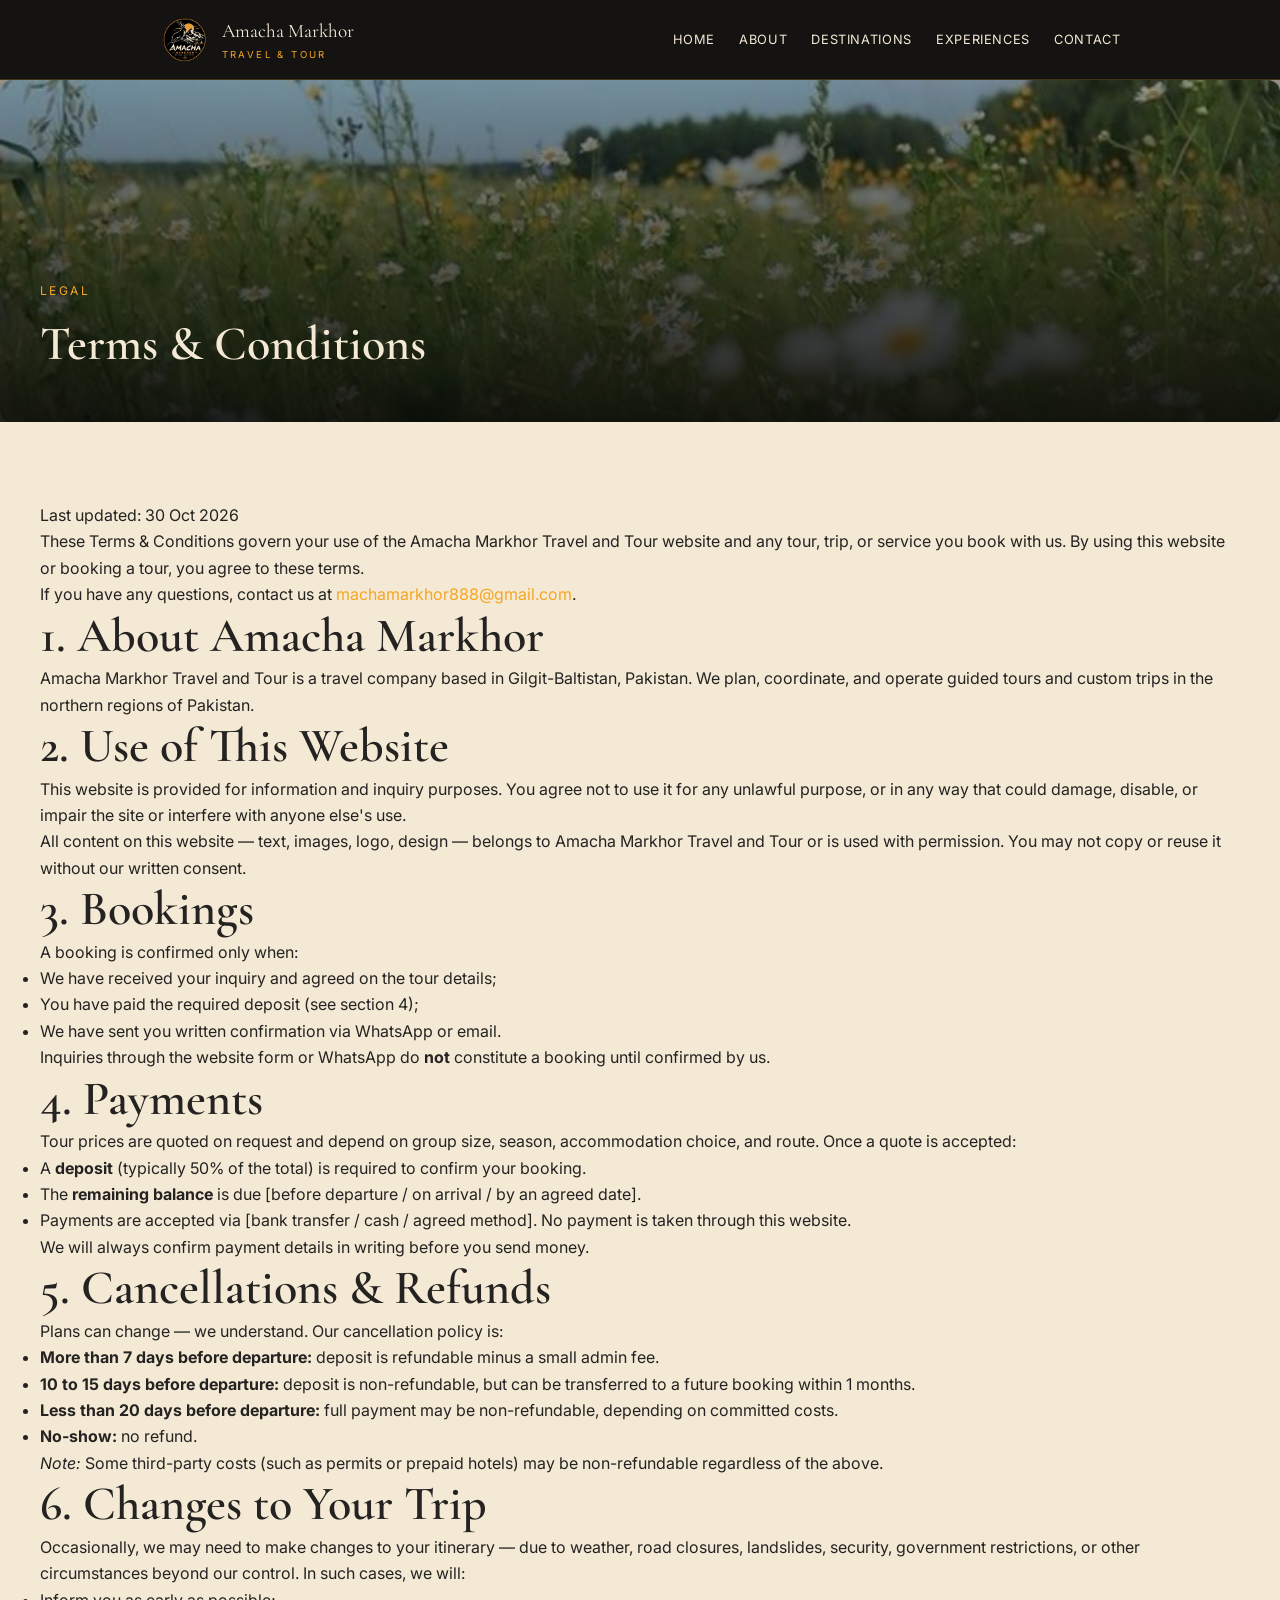
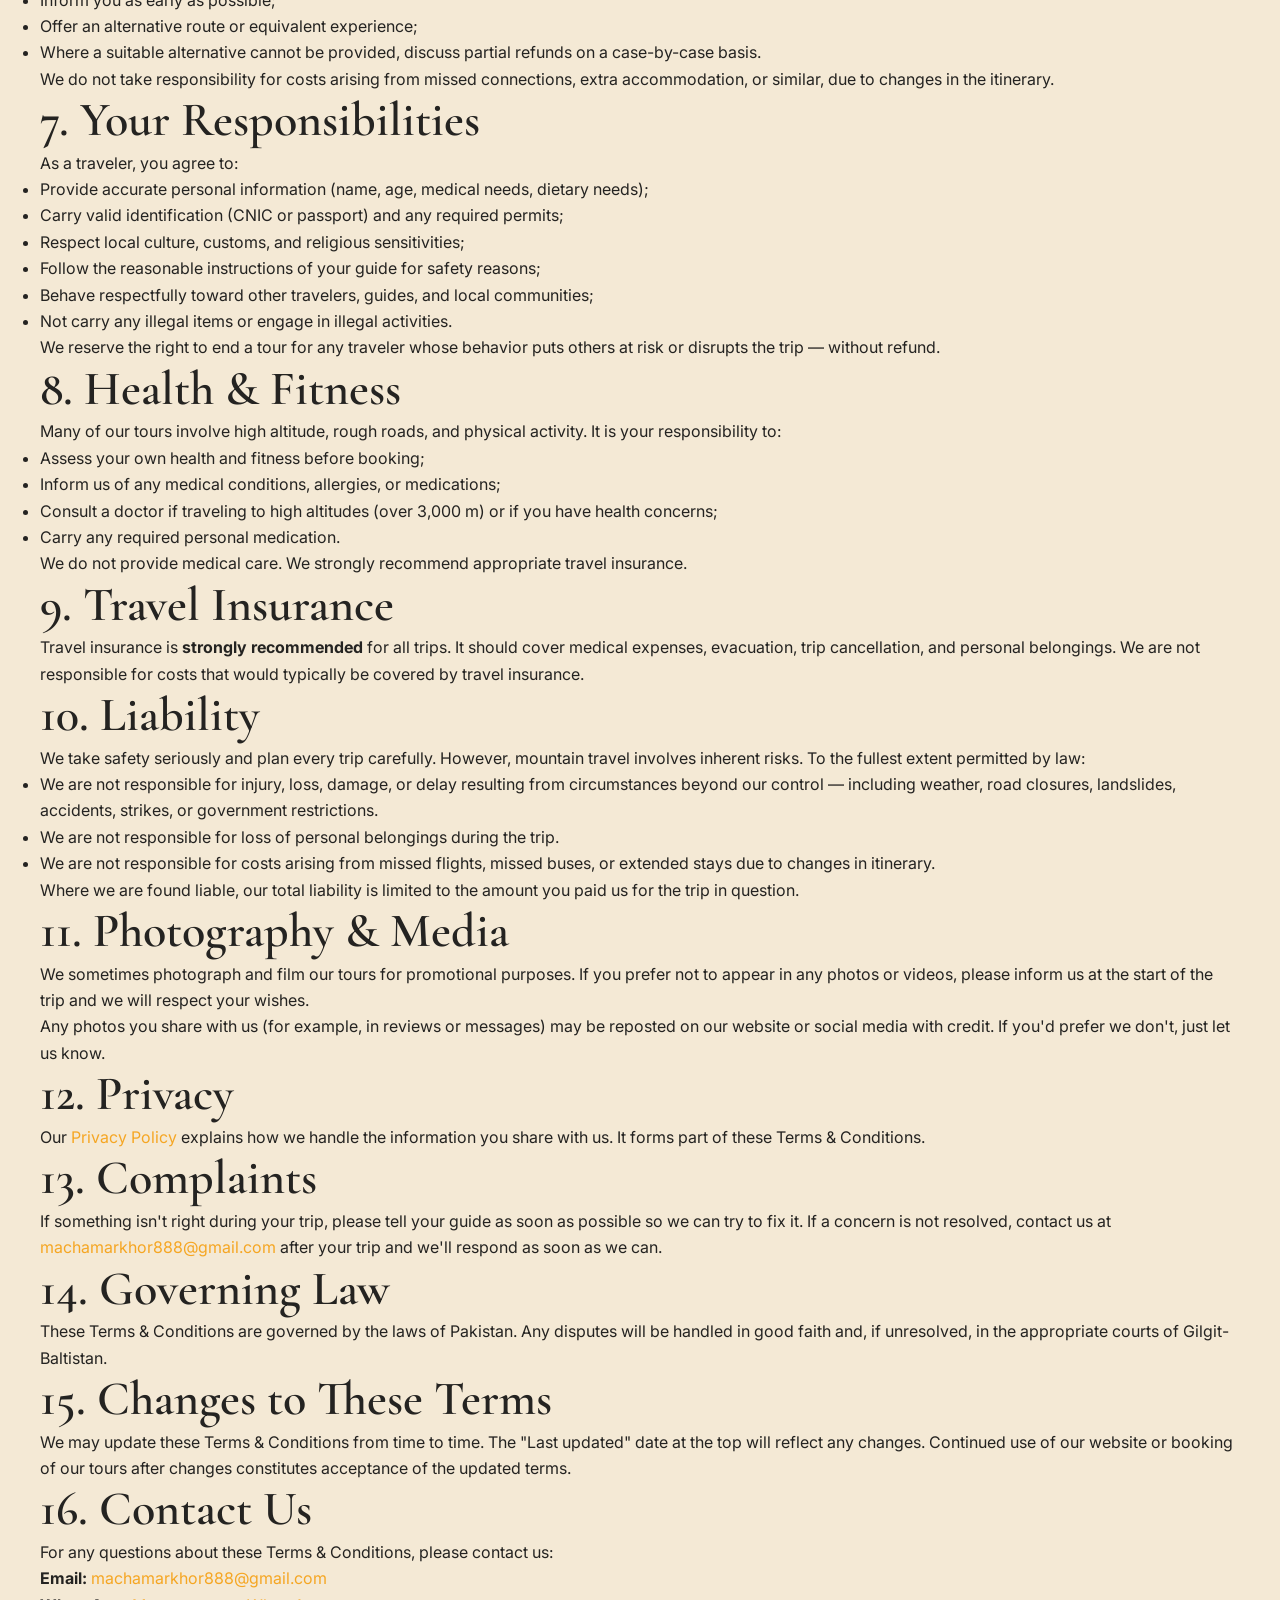
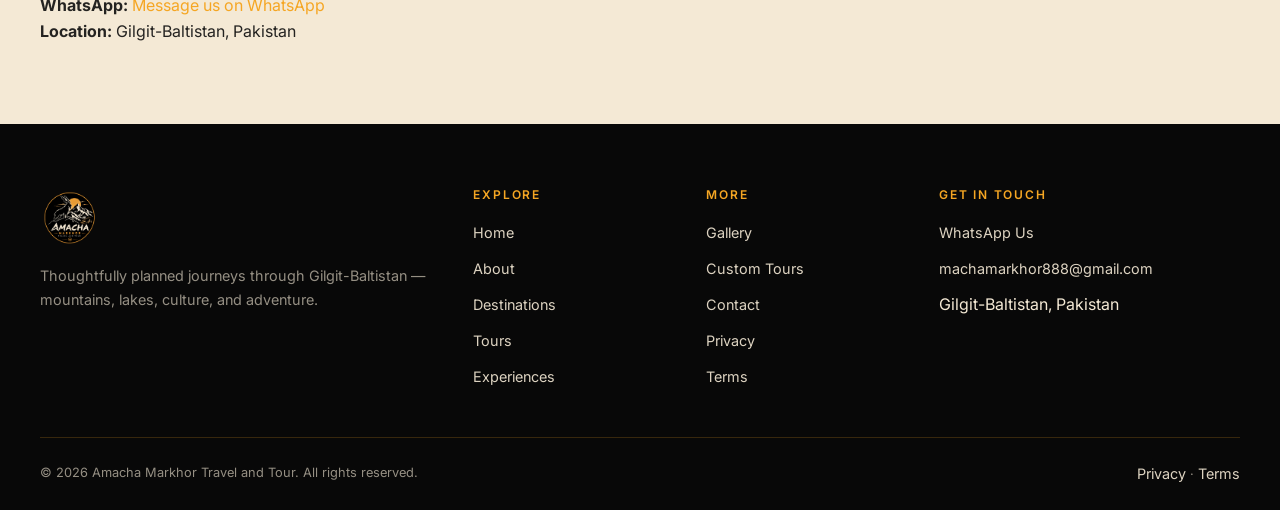
<file: terms.html>
<!DOCTYPE html>
<html lang="en">
<head>
  <meta charset="UTF-8">
  <meta name="viewport" content="width=device-width, initial-scale=1.0">

  <title>Terms &amp; Conditions | Amacha Markhor Travel and Tour</title>
  <meta name="description" content="Terms and Conditions for booking tours with Amacha Markhor Travel and Tour — bookings, payments, cancellations, liability, and safety.">
  <meta property="og:title" content="Terms &amp; Conditions | Amacha Markhor">
  <meta property="og:type" content="website">
  <link rel="canonical" href="https://amachamarkhor.com/terms.html">

  <link rel="preconnect" href="https://fonts.googleapis.com">
  <link rel="preconnect" href="https://fonts.gstatic.com" crossorigin>
  <link href="https://fonts.googleapis.com/css2?family=Cormorant+Garamond:wght@500;600;700&family=Inter:wght@400;500;600&display=swap" rel="stylesheet">

  <link rel="stylesheet" href="amacha.css">
  <link rel="icon" type="image/png" href="logo.png">

</head>
<body>

  <!-- ============ HEADER ============ -->
  <header class="header">
    <div class="container">
      <a href="index.html" class="logo">
        <img src="file_00000000e5388211a751147e4ed78f08 (1).png" alt="Amacha Markhor logo">
        <div class="logo-text">
          Amacha Markhor
          <small>Travel &amp; Tour</small>
        </div>
      </a>

      <nav class="nav">
        <a href="index.html">Home</a>
        <a href="about.html">About</a>
        <a href="destinations.html">Destinations</a>
        <!-- <a href="tours.html">Tours</a> -->
        <a href="experiences.html">Experiences</a>
        <!-- <a href="gallery.html">Gallery</a> -->
        <!-- <a href="travel-guide.html">Travel Guide</a> -->
        <a href="contact.html">Contact</a>
      </nav>

      <button class="menu-btn" aria-label="Menu">☰</button>
    </div>
  </header>

  <!-- ============ PAGE HERO ============ -->
  <section class="page-hero" style="min-height:38vh;">
    <div class="page-hero-bg">
      <img src="images/nature bannar.jpg" alt="Mountain landscape">
    </div>
    <div class="container">
      <span class="eyebrow">Legal</span>
      <h1 style="color:var(--cream);font-size:clamp(2rem,4vw,3rem);">Terms &amp; Conditions</h1>
    </div>
  </section>

  <!-- ============ CONTENT ============ -->
  <section class="section section--cream">
    <div class="container">
      <div class="prose" style="margin:0 auto;">

        <p class="updated">Last updated: 30 Oct 2026</p>

        <p>
          These Terms &amp; Conditions govern your use of the Amacha Markhor Travel and Tour website and any tour, trip, or service you book with us. By using this website or booking a tour, you agree to these terms.
        </p>

        <p>
          If you have any questions, contact us at
          <a href="machamarkhor888@gmail.com" style="color:var(--gold);">machamarkhor888@gmail.com</a>.
        </p>

        <!-- 1. ABOUT US -->
        <h2>1. About Amacha Markhor</h2>
        <p>
          Amacha Markhor Travel and Tour is a travel company based in Gilgit-Baltistan, Pakistan. We plan, coordinate, and operate guided tours and custom trips in the northern regions of Pakistan.
        </p>

        <!-- 2. USE OF WEBSITE -->
        <h2>2. Use of This Website</h2>
        <p>
          This website is provided for information and inquiry purposes. You agree not to use it for any unlawful purpose, or in any way that could damage, disable, or impair the site or interfere with anyone else's use.
        </p>
        <p>
          All content on this website — text, images, logo, design — belongs to Amacha Markhor Travel and Tour or is used with permission. You may not copy or reuse it without our written consent.
        </p>

        <!-- 3. BOOKINGS -->
        <h2>3. Bookings</h2>
        <p>
          A booking is confirmed only when:
        </p>
        <ul>
          <li>We have received your inquiry and agreed on the tour details;</li>
          <li>You have paid the required deposit (see section 4);</li>
          <li>We have sent you written confirmation via WhatsApp or email.</li>
        </ul>
        <p>
          Inquiries through the website form or WhatsApp do <strong>not</strong> constitute a booking until confirmed by us.
        </p>

        <!-- 4. PAYMENTS -->
        <h2>4. Payments</h2>
        <p>
          Tour prices are quoted on request and depend on group size, season, accommodation choice, and route. Once a quote is accepted:
        </p>
        <ul>
          <li>A <strong>deposit</strong> (typically 50% of the total) is required to confirm your booking.</li>
          <li>The <strong>remaining balance</strong> is due [before departure / on arrival / by an agreed date].</li>
          <li>Payments are accepted via [bank transfer / cash / agreed method]. No payment is taken through this website.</li>
        </ul>
        <p>
          We will always confirm payment details in writing before you send money.
        </p>

        <!-- 5. CANCELLATIONS -->
        <h2>5. Cancellations &amp; Refunds</h2>
        <p>
          Plans can change — we understand. Our cancellation policy is:
        </p>
        <ul>
          <li><strong>More than 7 days before departure:</strong> deposit is refundable minus a small admin fee.</li>
          <li><strong>10 to 15 days before departure:</strong> deposit is non-refundable, but can be transferred to a future booking within 1 months.</li>
          <li><strong>Less than 20 days before departure:</strong> full payment may be non-refundable, depending on committed costs.</li>
          <li><strong>No-show:</strong> no refund.</li>
        </ul>
        <p>
          <em>Note:</em> Some third-party costs (such as permits or prepaid hotels) may be non-refundable regardless of the above.
        </p>

        <!-- 6. CHANGES BY US -->
        <h2>6. Changes to Your Trip</h2>
        <p>
          Occasionally, we may need to make changes to your itinerary — due to weather, road closures, landslides, security, government restrictions, or other circumstances beyond our control. In such cases, we will:
        </p>
        <ul>
          <li>Inform you as early as possible;</li>
          <li>Offer an alternative route or equivalent experience;</li>
          <li>Where a suitable alternative cannot be provided, discuss partial refunds on a case-by-case basis.</li>
        </ul>
        <p>
          We do not take responsibility for costs arising from missed connections, extra accommodation, or similar, due to changes in the itinerary.
        </p>

        <!-- 7. TRAVELER RESPONSIBILITIES -->
        <h2>7. Your Responsibilities</h2>
        <p>As a traveler, you agree to:</p>
        <ul>
          <li>Provide accurate personal information (name, age, medical needs, dietary needs);</li>
          <li>Carry valid identification (CNIC or passport) and any required permits;</li>
          <li>Respect local culture, customs, and religious sensitivities;</li>
          <li>Follow the reasonable instructions of your guide for safety reasons;</li>
          <li>Behave respectfully toward other travelers, guides, and local communities;</li>
          <li>Not carry any illegal items or engage in illegal activities.</li>
        </ul>
        <p>
          We reserve the right to end a tour for any traveler whose behavior puts others at risk or disrupts the trip — without refund.
        </p>

        <!-- 8. HEALTH & FITNESS -->
        <h2>8. Health &amp; Fitness</h2>
        <p>
          Many of our tours involve high altitude, rough roads, and physical activity. It is your responsibility to:
        </p>
        <ul>
          <li>Assess your own health and fitness before booking;</li>
          <li>Inform us of any medical conditions, allergies, or medications;</li>
          <li>Consult a doctor if traveling to high altitudes (over 3,000 m) or if you have health concerns;</li>
          <li>Carry any required personal medication.</li>
        </ul>
        <p>
          We do not provide medical care. We strongly recommend appropriate travel insurance.
        </p>

        <!-- 9. INSURANCE -->
        <h2>9. Travel Insurance</h2>
        <p>
          Travel insurance is <strong>strongly recommended</strong> for all trips. It should cover medical expenses, evacuation, trip cancellation, and personal belongings. We are not responsible for costs that would typically be covered by travel insurance.
        </p>

        <!-- 10. LIABILITY -->
        <h2>10. Liability</h2>
        <p>
          We take safety seriously and plan every trip carefully. However, mountain travel involves inherent risks. To the fullest extent permitted by law:
        </p>
        <ul>
          <li>We are not responsible for injury, loss, damage, or delay resulting from circumstances beyond our control — including weather, road closures, landslides, accidents, strikes, or government restrictions.</li>
          <li>We are not responsible for loss of personal belongings during the trip.</li>
          <li>We are not responsible for costs arising from missed flights, missed buses, or extended stays due to changes in itinerary.</li>
        </ul>
        <p>
          Where we are found liable, our total liability is limited to the amount you paid us for the trip in question.
        </p>

        <!-- 11. PHOTOGRAPHY -->
        <h2>11. Photography &amp; Media</h2>
        <p>
          We sometimes photograph and film our tours for promotional purposes. If you prefer not to appear in any photos or videos, please inform us at the start of the trip and we will respect your wishes.
        </p>
        <p>
          Any photos you share with us (for example, in reviews or messages) may be reposted on our website or social media with credit. If you'd prefer we don't, just let us know.
        </p>

        <!-- 12. PRIVACY -->
        <h2>12. Privacy</h2>
        <p>
          Our <a href="privacy-policy.html" style="color:var(--gold);">Privacy Policy</a> explains how we handle the information you share with us. It forms part of these Terms &amp; Conditions.
        </p>

        <!-- 13. COMPLAINTS -->
        <h2>13. Complaints</h2>
        <p>
          If something isn't right during your trip, please tell your guide as soon as possible so we can try to fix it. If a concern is not resolved, contact us at
          <a href="mailto:machamarkhor888@gmail.com" style="color:var(--gold);">machamarkhor888@gmail.com</a>
          after your trip and we'll respond as soon as we can.
        </p>

        <!-- 14. GOVERNING LAW -->
        <h2>14. Governing Law</h2>
        <p>
          These Terms &amp; Conditions are governed by the laws of Pakistan. Any disputes will be handled in good faith and, if unresolved, in the appropriate courts of Gilgit-Baltistan.
        </p>

        <!-- 15. CHANGES -->
        <h2>15. Changes to These Terms</h2>
        <p>
          We may update these Terms &amp; Conditions from time to time. The "Last updated" date at the top will reflect any changes. Continued use of our website or booking of our tours after changes constitutes acceptance of the updated terms.
        </p>

        <!-- 16. CONTACT -->
        <h2>16. Contact Us</h2>
        <p>
          For any questions about these Terms &amp; Conditions, please contact us:
        </p>
        <p>
          <strong>Email:</strong> <a href="mailto:machamarkhor888@gmail.com" style="color:var(--gold);">machamarkhor888@gmail.com</a><br>
          <strong>WhatsApp:</strong> <a href="#" data-whatsapp="Assalam-o-Alaikum! Terms aur conditions ke baare mein poochhna hai." style="color:var(--gold);">Message us on WhatsApp</a><br>
          <strong>Location:</strong> Gilgit-Baltistan, Pakistan
        </p>

      </div>
    </div>
  </section>

  <!-- ============ FOOTER ============ -->
  <footer class="footer">
    <div class="container">
      <div class="footer-grid">
        <div class="footer-logo">
          <img src="file_00000000e5388211a751147e4ed78f08 (1).png" alt="Amacha Markhor logo">
          <p>Thoughtfully planned journeys through Gilgit-Baltistan — mountains, lakes, culture, and adventure.</p>
        </div>
        <div>
          <h4>Explore</h4>
          <ul>
            <li><a href="index.html">Home</a></li>
            <li><a href="about.html">About</a></li>
            <li><a href="destinations.html">Destinations</a></li>
            <li><a href="tours.html">Tours</a></li>
            <li><a href="experiences.html">Experiences</a></li>
          </ul>
        </div>
        <div>
          <h4>More</h4>
          <ul>
            <li><a href="gallery.html">Gallery</a></li>
            <!-- <li><a href="travel-guide.html">Travel Guide</a></li> -->
            <li><a href="custom-tours.html">Custom Tours</a></li>
            <li><a href="contact.html">Contact</a></li>
            <li><a href="privacy-policy.html">Privacy</a></li>
            <li><a href="terms.html">Terms</a></li>
          </ul>
        </div>
        <div>
          <h4>Get in Touch</h4>
          <ul>
            <li><a href="#" data-whatsapp="Assalam-o-Alaikum!">WhatsApp Us</a></li>
            <li><a href="mailto:machamarkhor888@gmail.com">machamarkhor888@gmail.com</a></li>
            <li>Gilgit-Baltistan, Pakistan</li>
          </ul>
        </div>
      </div>
      <div class="footer-bottom">
        <div>© <span id="year"></span> Amacha Markhor Travel and Tour. All rights reserved.</div>
        <div><a href="privacy-policy.html">Privacy</a> · <a href="terms.html">Terms</a></div>
      </div>
    </div>
  </footer>

  <button class="back-top" aria-label="Back to top">↑</button>

  <script src="amacha.js"></script>
  <script>document.getElementById("year").textContent = new Date().getFullYear();</script>
</body>
</html>
</file>
<file: amacha.css>
/* =============================================
   AMACHA MARKHOR — MAIN STYLE FILE
   Yahan se poori site ka look control hota hai.
   ============================================= */

/* ⬇️ BRAND COLORS — Yahan change karein */
:root {
  --black: #080808;
  /* Mountain Black */
  --gold: #F5A623;
  /* Markhor Gold */
  --cream: #F4E9D5;
  /* Mountain Cream */
  --charcoal: #242321;
  /* Charcoal */
  --white: #FFFFFF;

  /* Fonts */
  --font-heading: "Cormorant Garamond", Georgia, serif;
  --font-body: "Inter", system-ui, sans-serif;

  /* Spacing — gap aur padding ke liye */
  --gap-small: 1rem;
  --gap-medium: 2rem;
  --gap-large: 4rem;

  /* Header ki height */
  --header-height: 80px;
}

/* ---------- Reset (basic reset) ---------- */
* {
  margin: 0;
  padding: 0;
  box-sizing: border-box;
}

html {
  scroll-behavior: smooth;
}

body {
  font-family: var(--font-body);
  color: var(--charcoal);
  background: var(--cream);
  line-height: 1.65;
}

img {
  display: block;
  max-width: 100%;
  height: auto;
  border-radius: 12px;
}

a {
  color: inherit;
  text-decoration: none;
}

button {
  font: inherit;
  cursor: pointer;
  border: none;
  background: none;
}

/* ---------- Headings ---------- */
h1,
h2,
h3,
h4 {
  font-family: var(--font-heading);
  font-weight: 600;
  line-height: 1.2;
}

h1 {
  font-size: clamp(2.5rem, 6vw, 4.5rem);
}

h2 {
  font-size: clamp(2rem, 4vw, 3rem);
}

h3 {
  font-size: 1.5rem;
}

/* Chhota uppercase label (jaise "EXPLORE") */
.eyebrow {
  display: inline-block;
  font-size: 0.75rem;
  letter-spacing: 0.2em;
  text-transform: uppercase;
  color: var(--gold);
  margin-bottom: 1rem;
}

/* ---------- Layout ---------- */
.container {
  width: min(100% - 2rem, 1200px);
  margin: 0 auto;
}

.section {
  padding: 5rem 0;
}

.section--dark {
  background: var(--black);
  color: var(--cream);
}

.section--cream {
  background: var(--cream);
  color: var(--charcoal);
}

/* Simple grid */
.grid {
  display: grid;
  gap: 1.5rem;
}

.grid-2 {
  grid-template-columns: repeat(2, 1fr);
}

.grid-3 {
  grid-template-columns: repeat(3, 1fr);
}

.grid-4 {
  grid-template-columns: repeat(4, 1fr);
}

/* .exp-card h3  {
  color: black;
} */

/* ---------- Buttons ---------- */
.btn {
  display: inline-block;
  padding: 0.9rem 2rem;
  font-size: 0.85rem;
  font-weight: 600;
  letter-spacing: 0.08em;
  text-transform: uppercase;
  border-radius: 4px;
  transition: all 0.3s ease;
  text-align: center;
}

.btn--gold {
  background: var(--gold);
  color: var(--black);
}

.btn--gold:hover {
  background: #ffb537;
  transform: translateY(-2px);
}

.btn--outline {
  border: 1px solid var(--gold);
  color: var(--cream);
}

.btn--outline:hover {
  background: var(--gold);
  color: var(--black);
}

.btn--whatsapp {
  background: #25D366;
  color: #04351a;
}

.btn--whatsapp:hover {
  background: #20b858;
}

/* ---------- HEADER ---------- */
.header {
  position: sticky;
  top: 0;
  z-index: 100;
  height: var(--header-height);
  display: flex;
  align-items: center;
  background: rgba(8, 8, 8, 0.95);
  border-bottom: 1px solid rgba(245, 166, 35, 0.2);
}

.header .container {
  display: flex;
  justify-content: space-around;
  align-items: center;
  width: 100%;
}

.logo {
  display: flex;
  align-items: center;
  gap: 0.75rem;
}

.logo img {
  height: 50px;
  width: auto;
}

.logo-text {
  font-family: var(--font-heading);
  font-size: 1.2rem;
  color: var(--cream);
}

.logo-text small {
  display: block;
  font-family: var(--font-body);
  font-size: 0.6rem;
  letter-spacing: 0.25em;
  color: var(--gold);
  text-transform: uppercase;
}

/* Nav links */
.nav {
  display: flex;
  gap: 1.5rem;
  align-items: center;
}

.nav a {
  font-size: 0.8rem;
  text-transform: uppercase;
  letter-spacing: 0.05em;
  color: var(--cream);
  transition: color 0.3s;
}

.nav a:hover,
.nav a.active {
  color: var(--gold);
}

/* Mobile menu button (by default hidden) */
.menu-btn {
  display: none;
  font-size: 1.8rem;
  color: var(--cream);
}

/* ---------- HERO ---------- */
.hero {
  position: relative;
  min-height: 90vh;
  display: flex;
  align-items: center;
  color: var(--cream);
  overflow: hidden;
}

.hero-bg {
  position: absolute;
  inset: 0;
  z-index: -1;
}

.hero-bg img {
  width: 100%;
  height: 100%;
  object-fit: cover;
}

.hero-bg::after {
  content: "";
  position: absolute;
  inset: 0;
  background: linear-gradient(to bottom, rgba(8, 8, 8, 0.4), rgba(8, 8, 8, 0.9));
}

.hero-content {
  max-width: 750px;
}

.hero h1 {
  color: var(--cream);
  margin-bottom: 1.5rem;
}

.hero h1 em {
  color: var(--gold);
  font-style: italic;
}

.hero p {
  font-size: 1.1rem;
  color: rgba(244, 233, 213, 0.85);
  margin-bottom: 2rem;
}

.hero-buttons {
  display: flex;
  gap: 1rem;
  flex-wrap: wrap;
}

/* ---------- CARDS (Tours / Destinations) ---------- */
.card {
  background: var(--white);
  border-radius: 8px;
  overflow: hidden;
  display: flex;
  flex-direction: column;
  transition: transform 0.3s ease, box-shadow 0.3s ease;
}

.card:hover {
  transform: translateY(-5px);
  box-shadow: 0 20px 40px -20px rgba(0, 0, 0, 0.4);
}

.card-img {
  aspect-ratio: 4 / 3;
  overflow: hidden;
  background: var(--charcoal);
  position: relative;
}

.card-img img {
  width: 100%;
  height: 100%;
  object-fit: cover;
  transition: transform 0.6s ease;
}

.card:hover .card-img img {
  transform: scale(1.06);
}

/* Image ke upar chhota badge */
.card-badge {
  position: absolute;
  top: 12px;
  left: 12px;
  background: rgba(8, 8, 8, 0.85);
  color: var(--gold);
  font-size: 0.7rem;
  letter-spacing: 0.1em;
  text-transform: uppercase;
  padding: 0.3rem 0.7rem;
  border-radius: 3px;
}

.card-body {
  padding: 1.5rem;
  display: flex;
  flex-direction: column;
  gap: 0.6rem;
  flex: 1;
}

.card-meta {
  font-size: 0.75rem;
  letter-spacing: 0.1em;
  text-transform: uppercase;
  color: var(--gold);
}

.card-title {
  font-family: var(--font-heading);
  font-size: 1.3rem;
  color: var(--black);
}

.card-text {
  font-size: 0.9rem;
  color: #555;
}

.card-footer {
  margin-top: auto;
  padding-top: 1rem;
  border-top: 1px solid rgba(0, 0, 0, 0.1);
  display: flex;
  gap: 0.75rem;
  flex-wrap: wrap;
  align-items: center;
  justify-content: space-between;
}

.card-price {
  font-weight: 600;
  font-size: 0.9rem;
  color: var(--black);
}

.card-price small {
  display: block;
  font-weight: 400;
  font-size: 0.7rem;
  text-transform: uppercase;
  color: #888;
}

/* ---------- DESTINATION TILE (image with text on top) ---------- */
.tile {
  position: relative;
  aspect-ratio: 3 / 4;
  border-radius: 8px;
  overflow: hidden;
  color: var(--cream);
  isolation: isolate;
}

.tile img {
  position: absolute;
  inset: 0;
  width: 100%;
  height: 100%;
  object-fit: cover;
  z-index: -2;
  transition: transform 0.6s ease;
}

.tile::after {
  content: "";
  position: absolute;
  inset: 0;
  z-index: -1;
  background: linear-gradient(to top, rgba(8, 8, 8, 0.95), rgba(8, 8, 8, 0.1));
}

.tile:hover img {
  transform: scale(1.07);
}

.tile-text {
  position: absolute;
  bottom: 0;
  left: 0;
  right: 0;
  padding: 1.5rem;
}

.tile-text h3 {
  color: var(--cream);
  margin-bottom: 0.3rem;
}

.tile-text span {
  font-size: 0.75rem;
  letter-spacing: 0.15em;
  text-transform: uppercase;
  color: var(--gold);
}

/* ---------- FILTER BUTTONS ---------- */
.filters {
  display: flex;
  flex-wrap: wrap;
  gap: 0.6rem;
  margin-bottom: 2.5rem;
}

.filter-btn {
  padding: 0.5rem 1.2rem;
  font-size: 0.75rem;
  letter-spacing: 0.08em;
  text-transform: uppercase;
  border: 1px solid rgba(0, 0, 0, 0.2);
  border-radius: 999px;
  transition: all 0.3s;
}

.filter-btn:hover,
.filter-btn.active {
  background: var(--gold);
  color: var(--black);
  border-color: var(--gold);
}

/* ---------- STATS (numbers row) ---------- */
.stats {
  display: grid;
  grid-template-columns: repeat(4, 1fr);
  gap: 2rem;
  padding: 3rem 0;
  border-top: 1px solid rgba(245, 166, 35, 0.3);
  border-bottom: 1px solid rgba(245, 166, 35, 0.3);
}

.stat {
  text-align: center;
}

.stat-number {
  font-family: var(--font-heading);
  font-size: 2.5rem;
  color: var(--gold);
  line-height: 1;
}

.stat-label {
  font-size: 0.75rem;
  text-transform: uppercase;
  letter-spacing: 0.1em;
  color: rgba(244, 233, 213, 0.7);
  margin-top: 0.5rem;
}


.homeWhatappschat a {
  background-color: #20b858;
  padding: 10px 30px;
  border-radius: 20px;
  color: #080808;
}

/* ---------- EXPERIENCE CARDS (with icon) ---------- */
.exp-card {
  border: 1px solid rgba(245, 166, 35, 0.25);
  border-radius: 8px;
  padding: 0.5rem;
  transition: all 0.3s;
}

.exp-card:hover {
  border-color: var(--gold);
  background: rgba(245, 166, 35, 0.05);
}

.exp-icon {
  font-size: 2rem;
  color: var(--gold);
  margin-bottom: 1rem;
}

.exp-card h3 {
  color: var(--black);
  font-size: 1.2rem;
  margin-bottom: 0.5rem;
}

.exp-card p {
  font-size: 0.9rem;
  color: rgba(0, 0, 0, 0.832);
}

/* ---------- GALLERY ---------- */
.gallery-grid {
  display: grid;
  grid-template-columns: repeat(4, 1fr);
  gap: 1rem;
}

.gallery-item {
  aspect-ratio: 1;
  border-radius: 4px;
  overflow: hidden;
  cursor: pointer;
  background: var(--charcoal);
}

.gallery-item img {
  width: 100%;
  height: 100%;
  object-fit: cover;
  transition: transform 0.4s, filter 0.4s;
}

.gallery-item:hover img {
  transform: scale(1.08);
  filter: brightness(0.8);
}

/* Lightbox (full-screen image view) */
.lightbox {
  position: fixed;
  inset: 0;
  z-index: 1000;
  display: none;
  align-items: center;
  justify-content: center;
  background: rgba(8, 8, 8, 0.95);
  padding: 2rem;
}

.lightbox.open {
  display: flex;
}

.lightbox img {
  max-width: 90vw;
  max-height: 85vh;
  object-fit: contain;
}

.lightbox-close,
.lightbox-prev,
.lightbox-next {
  position: absolute;
  width: 50px;
  height: 50px;
  display: flex;
  align-items: center;
  justify-content: center;
  border: 1px solid var(--gold);
  color: var(--cream);
  border-radius: 50%;
  font-size: 1.4rem;
}

.lightbox-close {
  top: 1.5rem;
  right: 1.5rem;
}

.lightbox-prev {
  left: 1.5rem;
  top: 50%;
  transform: translateY(-50%);
}

.lightbox-next {
  right: 1.5rem;
  top: 50%;
  transform: translateY(-50%);
}

/* ---------- FAQ ACCORDION ---------- */
.faq {
  border-top: 1px solid rgba(0, 0, 0, 0.15);
}

.faq-item {
  border-bottom: 1px solid rgba(0, 0, 0, 0.15);
}

.faq-q {
  width: 100%;
  text-align: left;
  display: flex;
  justify-content: space-between;
  align-items: center;
  padding: 1.2rem 0;
  font-family: var(--font-heading);
  font-size: 1.1rem;
}

.faq-q::after {
  content: "+";
  color: var(--gold);
  font-size: 1.5rem;
  transition: transform 0.3s;
}

.faq-q.open::after {
  transform: rotate(45deg);
}

.faq-a {
  max-height: 0;
  overflow: hidden;
  transition: max-height 0.3s ease;
}

.faq-a-inner {
  padding-bottom: 1.2rem;
  font-size: 0.95rem;
  opacity: 0.85;
}

/* ---------- FORMS ---------- */
.form-grid {
  display: grid;
  grid-template-columns: 1fr 1fr;
  gap: 1.5rem;
}

.form-group {
  display: flex;
  flex-direction: column;
  gap: 0.4rem;
}

.form-group.full {
  grid-column: 1 / -1;
}

.form-group label {
  font-size: 0.8rem;
  text-transform: uppercase;
  letter-spacing: 0.08em;
  font-weight: 600;
}

.form-group input,
.form-group select,
.form-group textarea {
  padding: 0.8rem 1rem;
  border: 1px solid rgba(0, 0, 0, 0.2);
  border-radius: 4px;
  font: inherit;
  background: var(--white);
}

.form-group textarea {
  min-height: 130px;
  resize: vertical;
}

.form-group input:focus,
.form-group select:focus,
.form-group textarea:focus {
  outline: none;
  border-color: var(--gold);
  box-shadow: 0 0 0 3px rgba(245, 166, 35, 0.15);
}

.form-group.error input,
.form-group.error select,
.form-group.error textarea {
  border-color: #d32f2f;
}

.form-error {
  font-size: 0.75rem;
  color: #d32f2f;
  min-height: 1em;
}

/* Success message */
.form-success {
  display: none;
  padding: 1rem;
  background: rgba(245, 166, 35, 0.15);
  border: 1px solid var(--gold);
  border-radius: 4px;
  margin-top: 1rem;
  font-size: 0.9rem;
}

.form-success.show {
  display: block;
}

/* ---------- FOOTER ---------- */
.footer {
  background: var(--black);
  color: var(--cream);
  padding-top: 4rem;
}

.footer-grid {
  display: grid;
  grid-template-columns: 2fr 1fr 1fr 1.5fr;
  gap: 2rem;
  padding-bottom: 3rem;
}

.footer-logo img {
  height: 60px;
  width: auto;
  margin-bottom: 1rem;
}

.footer p {
  font-size: 0.9rem;
  color: rgba(244, 233, 213, 0.6);
}

.footer h4 {
  font-family: var(--font-body);
  font-size: 0.75rem;
  letter-spacing: 0.15em;
  text-transform: uppercase;
  color: var(--gold);
  margin-bottom: 1rem;
}

.footer ul {
  list-style: none;
  display: flex;
  flex-direction: column;
  gap: 0.6rem;
}

.footer a {
  font-size: 0.9rem;
  color: rgba(244, 233, 213, 0.9);
  transition: color 0.3s;
}

.footer a:hover {
  color: var(--gold);
}

.footer-bottom {
  border-top: 1px solid rgba(245, 166, 35, 0.2);
  padding: 1.5rem 0;
  display: flex;
  justify-content: space-between;
  flex-wrap: wrap;
  gap: 1rem;
  font-size: 0.8rem;
  color: rgba(244, 233, 213, 0.6);
}

/* ---------- BACK TO TOP BUTTON ---------- */
.back-top {
  position: fixed;
  right: 1.2rem;
  bottom: 1.2rem;
  width: 48px;
  height: 48px;
  display: flex;
  align-items: center;
  justify-content: center;
  background: var(--gold);
  color: var(--black);
  border-radius: 50%;
  font-size: 1.2rem;
  opacity: 0;
  visibility: hidden;
  transition: all 0.3s;
  z-index: 90;
}

.back-top.show {
  opacity: 1;
  visibility: visible;
}

/* ---------- PAGE HERO (inner pages) ---------- */
.page-hero {
  position: relative;
  min-height: 50vh;
  display: flex;
  align-items: flex-end;
  color: var(--cream);
  padding: 5rem 0 3rem;
  overflow: hidden;
}

.page-hero-bg {
  position: absolute;
  inset: 0;
  z-index: -1;
}

.page-hero-bg img {
  width: 100%;
  height: 100%;
  object-fit: cover;
}

.page-hero-bg::after {
  content: "";
  position: absolute;
  inset: 0;
  background: linear-gradient(to bottom, rgba(8, 8, 8, 0.4), rgba(8, 8, 8, 0.9));
}

/* ---------- SIMPLE HELPERS ---------- */
.text-center {
  text-align: center;
}

.mt-3 {
  margin-top: 2rem;
}

.mb-3 {
  margin-bottom: 2rem;
}

/* =============================================
   RESPONSIVE — Mobile & Tablet ke liye
   ============================================= */

/* Tablet */
@media (max-width: 1024px) {
  .grid-4 {
    grid-template-columns: repeat(2, 1fr);
  }

  .grid-3 {
    grid-template-columns: repeat(2, 1fr);
  }

  .footer-grid {
    grid-template-columns: 1fr 1fr;
  }

  .stats {
    grid-template-columns: repeat(2, 1fr);
    gap: 1.5rem;
  }

  .gallery-grid {
    grid-template-columns: repeat(3, 1fr);
  }
}

/* Mobile */
@media (max-width: 768px) {

  /* Nav ko hamburger menu banao */
  .nav {
    position: fixed;
    top: var(--header-height);
    left: 0;
    right: 0;
    flex-direction: column;
    background: var(--black);
    border-bottom: 1px solid rgba(245, 166, 35, 0.3);
    padding: 1rem 2rem;
    gap: 0;
    transform: translateY(-150%);
    transition: transform 0.4s ease;
    max-height: calc(100vh - var(--header-height));
    overflow-y: auto;
  }

  .nav.open {
    transform: translateY(0);
  }

  .nav a {
    padding: 1rem 0;
    width: 100%;
    border-bottom: 1px solid rgba(245, 166, 35, 0.15);
  }

  .menu-btn {
    display: block;
  }

  /* Sab grids single column */
  .grid-2,
  .grid-3,
  .grid-4 {
    grid-template-columns: 1fr;
  }

  .form-grid {
    grid-template-columns: 1fr;
  }

  .hero {
    min-height: 85vh;
  }

  .hero-buttons .btn {
    width: 100%;
  }

  .card-footer {
    flex-direction: column;
    align-items: stretch;
  }

  .card-footer .btn {
    width: 100%;
  }

  .section {
    padding: 3rem 0;
  }
}

/* Chhota mobile */
@media (max-width: 480px) {
  .stats {
    grid-template-columns: 1fr;
  }

  .gallery-grid {
    grid-template-columns: repeat(2, 1fr);
  }

  .footer-grid {
    grid-template-columns: 1fr;
  }

  .footer-bottom {
    flex-direction: column;
    text-align: center;
  }
}

/* Reduced motion (accessibility) */
@media (prefers-reduced-motion: reduce) {
  * {
    animation-duration: 0.01ms !important;
    transition-duration: 0.01ms !important;
    scroll-behavior: auto !important;
  }
}
</file>
